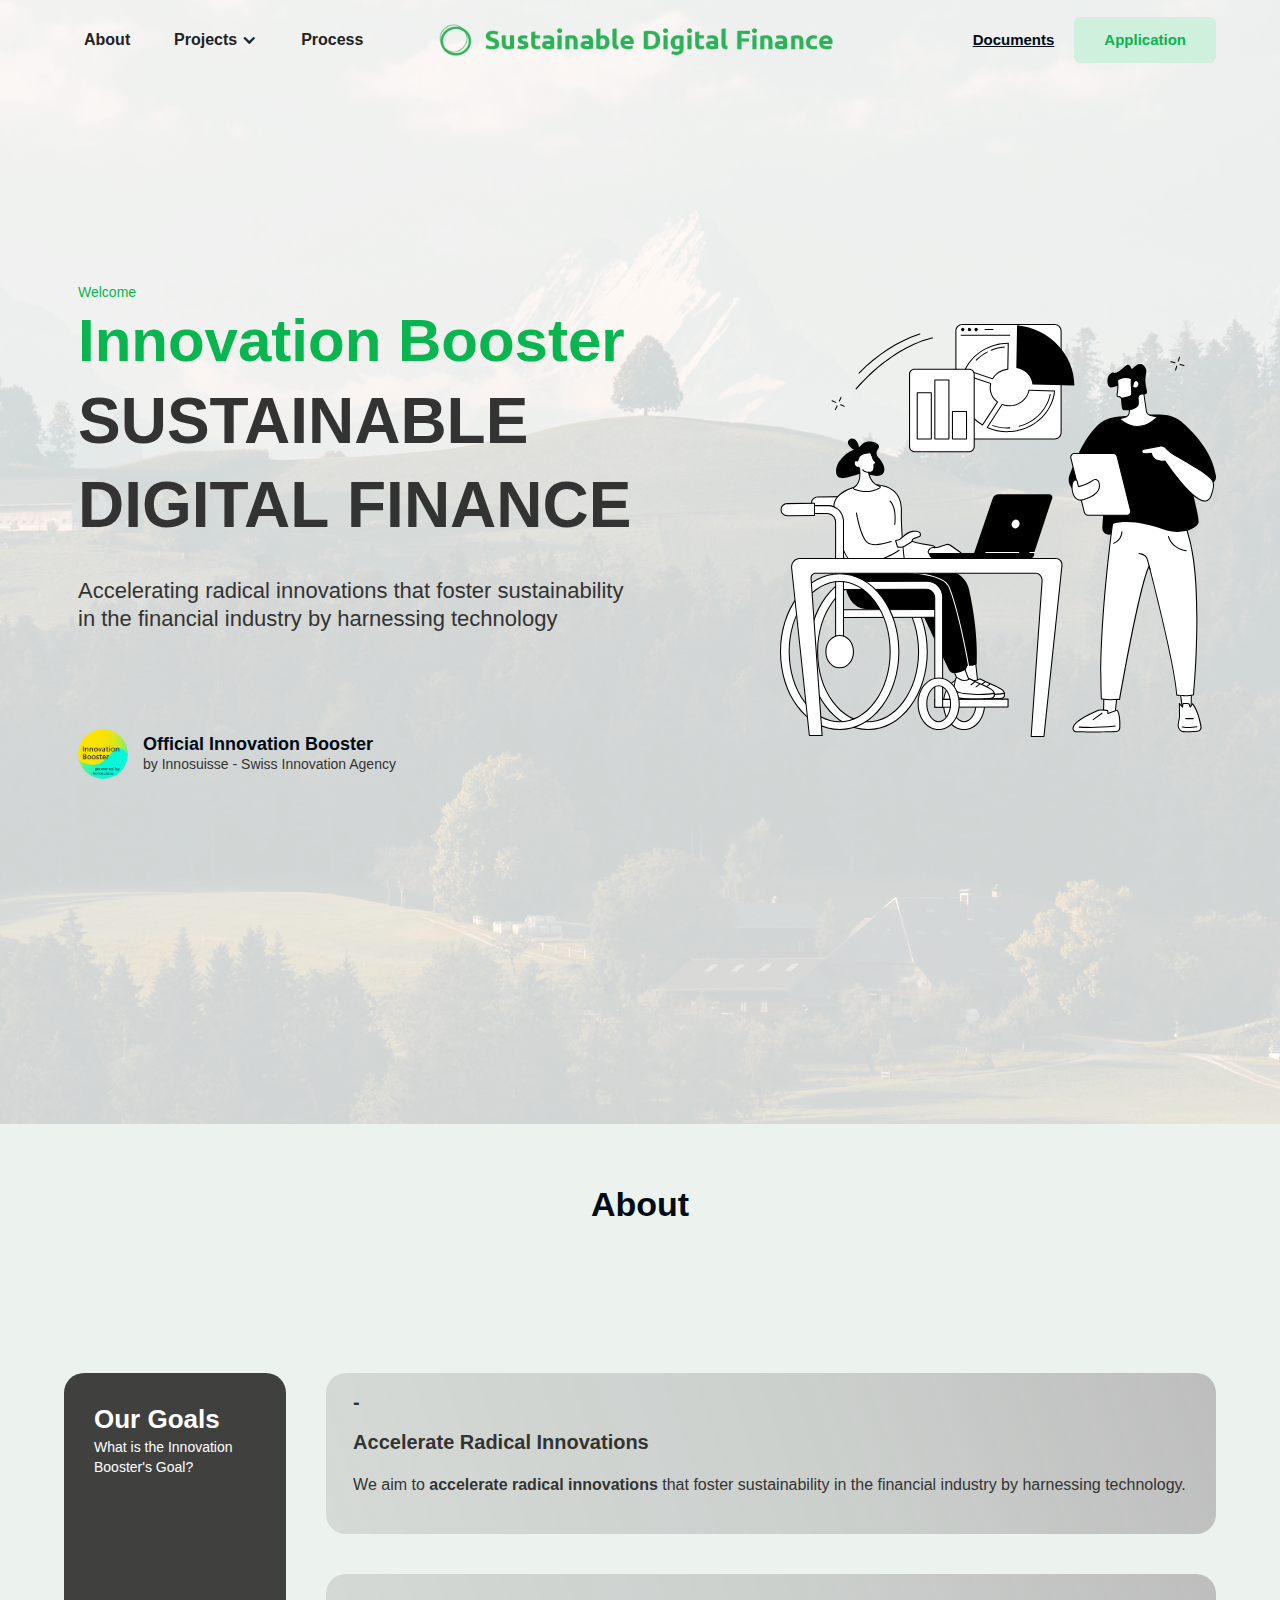
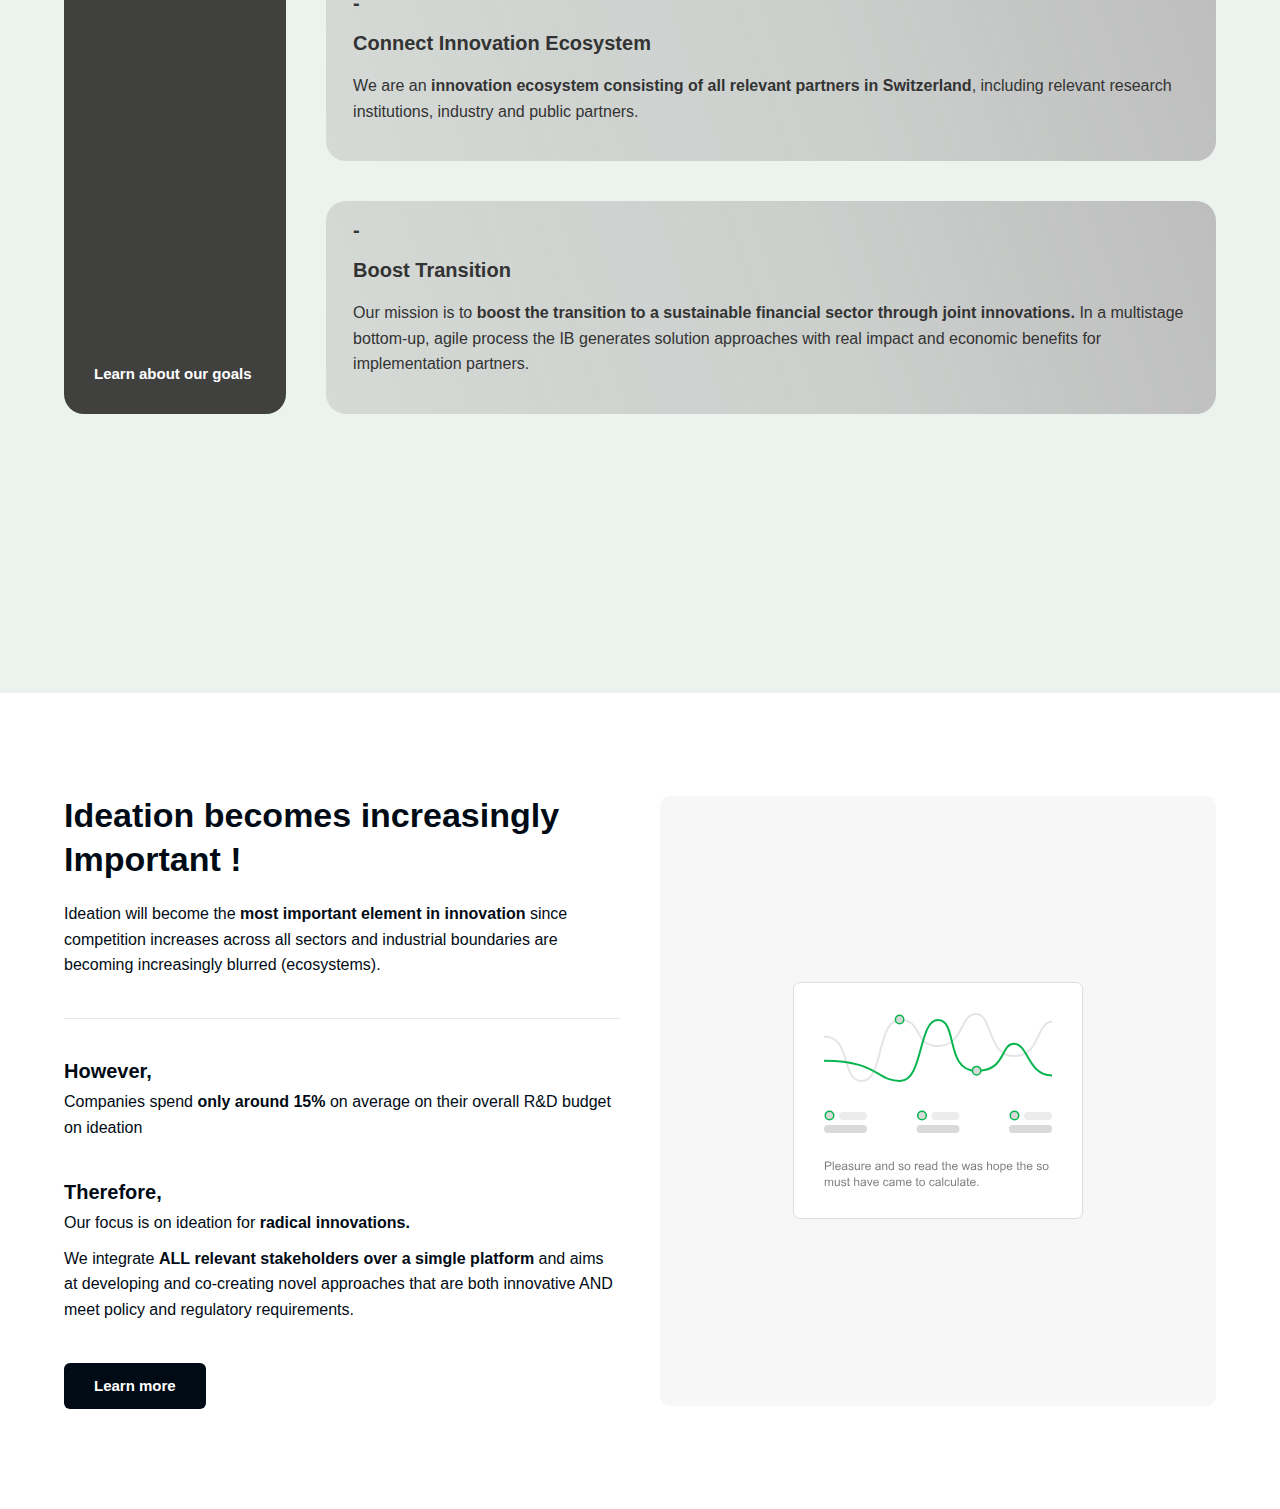
<file: index.html>
<!DOCTYPE html><!--  This site was created in Webflow. https://www.webflow.com  -->
<!--  Last Published: Sun Oct 29 2023 22:50:20 GMT+0000 (Coordinated Universal Time)  -->
<html data-wf-page="653637ee329742981f7199ef" data-wf-site="65312e8732ec4775d1c3bbcb">
<head>
  <meta charset="utf-8">
  <title>IBSDF</title>
  <meta content="width=device-width, initial-scale=1" name="viewport">
  <meta content="Webflow" name="generator">
  <link href="css/normalize.css" rel="stylesheet" type="text/css">
  <link href="css/webflow.css" rel="stylesheet" type="text/css">
  <link href="css/ibsdf.webflow.css" rel="stylesheet" type="text/css">
  <script type="text/javascript">!function(o,c){var n=c.documentElement,t=" w-mod-";n.className+=t+"js",("ontouchstart"in o||o.DocumentTouch&&c instanceof DocumentTouch)&&(n.className+=t+"touch")}(window,document);</script>
  <link href="images/favicon.ico" rel="shortcut icon" type="image/x-icon">
  <link href="images/webclip.png" rel="apple-touch-icon">
</head>
<body class="body">
  <div data-w-id="c4cc5509-1f24-cd00-0be9-dd7d3ba3d739" class="preloader"><img src="images/NTN_innovation_booster_Stempel_rgb.png" loading="lazy" width="330" data-w-id="c280ddb6-eb3a-6fb8-3c00-5eb63e37d748" alt="" srcset="images/NTN_innovation_booster_Stempel_rgb-p-500.png 500w, images/NTN_innovation_booster_Stempel_rgb-p-800.png 800w, images/NTN_innovation_booster_Stempel_rgb-p-1080.png 1080w, images/NTN_innovation_booster_Stempel_rgb-p-1600.png 1600w, images/NTN_innovation_booster_Stempel_rgb-p-2000.png 2000w, images/NTN_innovation_booster_Stempel_rgb-p-2600.png 2600w, images/NTN_innovation_booster_Stempel_rgb.png 3000w" sizes="100vw" class="image">
    <div class="w-layout-vflex">
      <div data-w-id="e90ec3ff-27d2-f61e-545b-9bd48c5e0088" class="text-block-3">Innovation Booster</div>
      <div data-w-id="bdea95e0-e708-1ffd-9262-41400c281f83" class="text-block-4">SUSTAINABLE<br>DIGITAL FINANCE</div>
    </div>
  </div>
  <div class="wbs-section">
    <div data-animation="default" data-collapse="medium" data-duration="400" data-easing="ease" data-easing2="ease" role="banner" class="wbs-navbar-logo-center w-nav">
      <div class="wbs-container">
        <div class="wbs-nav-logo-center-wrap">
          <nav role="navigation" class="wbs-nav-center-menu w-nav-menu">
            <a href="#About" class="wbs-nav-link w-nav-link">About</a>
            <div data-hover="true" data-delay="0" data-w-id="fa3b4247-64de-6161-b0fc-250152562573" class="w-dropdown">
              <div class="wbs-nav-link w-dropdown-toggle">
                <div class="w-icon-dropdown-toggle"></div>
                <div>Projects</div>
              </div>
              <nav class="wbs-dropdown-list w-dropdown-list">
                <div class="wbs-dropdown-grid-3-col">
                  <div id="w-node-fa3b4247-64de-6161-b0fc-25015256257a-1f7199ef" class="wbs-dropdown-item">
                    <a href="#" class="wbs-dropdown-link w-dropdown-link">Dropdown Item 1</a>
                    <a href="#" class="wbs-dropdown-link w-dropdown-link">Dropdown Item 1</a>
                    <a href="#" class="wbs-dropdown-link w-dropdown-link">Dropdown Item 1</a>
                    <a href="#" class="wbs-dropdown-link w-dropdown-link">Dropdown Item 1</a>
                    <a href="#" class="wbs-dropdown-link w-dropdown-link">Dropdown Item 1</a>
                  </div>
                  <div id="w-node-fa3b4247-64de-6161-b0fc-250152562585-1f7199ef" class="wbs-dropdown-item">
                    <a href="#" class="wbs-dropdown-link w-dropdown-link">Dropdown Item 1</a>
                    <a href="#" class="wbs-dropdown-link w-dropdown-link">Dropdown Item 1</a>
                    <a href="#" class="wbs-dropdown-link w-dropdown-link">Dropdown Item 1</a>
                    <a href="#" class="wbs-dropdown-link w-dropdown-link">Dropdown Item 1</a>
                    <a href="#" class="wbs-dropdown-link w-dropdown-link">Dropdown Item 1</a>
                  </div>
                  <div id="w-node-fa3b4247-64de-6161-b0fc-250152562590-1f7199ef" class="wbs-dropdown-item">
                    <a href="#" class="wbs-dropdown-link w-dropdown-link">Dropdown Item 1</a>
                    <a href="#" class="wbs-dropdown-link w-dropdown-link">Dropdown Item 1</a>
                    <a href="#" class="wbs-dropdown-link w-dropdown-link">Dropdown Item 1</a>
                    <a href="#" class="wbs-dropdown-link w-dropdown-link">Dropdown Item 1</a>
                    <a href="#" class="wbs-dropdown-link w-dropdown-link">Dropdown Item 1</a>
                  </div>
                </div>
              </nav>
            </div>
            <a href="process.html" class="wbs-nav-link w-nav-link">Process</a>
            <link rel="prerender" href="/process">
          </nav>
          <a href="#" id="w-node-fa3b4247-64de-6161-b0fc-25015256259d-1f7199ef" class="w-nav-brand"><img src="images/Artboard-1.png" loading="lazy" alt="" class="image-4"></a>
          <div id="w-node-fa3b4247-64de-6161-b0fc-25015256259f-1f7199ef" class="wbs-nav-center-right">
            <a href="#" class="wbs-button-link">Documents</a>
            <a href="#" class="wbs-button-primary-2 w-button">Application</a>
          </div>
          <div class="wbs-menu-button w-nav-button">
            <div class="w-icon-nav-menu"></div>
          </div>
        </div>
      </div>
    </div>
  </div>
  <div class="wbs-section">
    <div class="wbs-container">
      <div class="wbs-hero-component">
        <div class="wbs-hero-5">
          <div class="wbs-hero-5-content">
            <div>
              <div class="wbs-hero-2-tagline">Welcome</div>
              <h1 class="wbs-heading-h1">Innovation Booster</h1>
            </div>
            <div class="text-block-2">SUSTAINABLE<br>DIGITAL FINANCE</div>
            <div class="wbs-spacing-30"></div>
            <div class="wbs-hero-5-blockquote">
              <p class="wbs-hero-5-blockquote-content">Accelerating radical innovations that foster sustainability in the financial industry by harnessing technology</p>
              <div class="wbs-hero-5-avatar"><img src="images/NTN_innovation_booster_Stempel_rgb.png" loading="lazy" sizes="50px" srcset="images/NTN_innovation_booster_Stempel_rgb-p-500.png 500w, images/NTN_innovation_booster_Stempel_rgb-p-800.png 800w, images/NTN_innovation_booster_Stempel_rgb-p-1080.png 1080w, images/NTN_innovation_booster_Stempel_rgb-p-1600.png 1600w, images/NTN_innovation_booster_Stempel_rgb-p-2000.png 2000w, images/NTN_innovation_booster_Stempel_rgb-p-2600.png 2600w, images/NTN_innovation_booster_Stempel_rgb.png 3000w" alt="" class="wbs-hero-5-avatar-image">
                <div class="wbs-hero-5-author">
                  <h5 class="wbs-hero-5-author-name">Official Innovation Booster</h5>
                  <div class="text-block-5">by Innosuisse - Swiss Innovation Agency</div>
                </div>
              </div>
            </div>
          </div>
          <div id="w-node-c6d62596-7ca7-dac3-f8a6-afeb140352ca-1f7199ef" class="wbs-hero-5-image-wrap"><img src="images/hero-illustration.svg" loading="lazy" id="w-node-c6d62596-7ca7-dac3-f8a6-afeb140352cb-1f7199ef" alt="" class="wbs-hero-5-image"></div>
        </div>
      </div>
    </div>
  </div>
  <main id="About" class="wbs-section-2">
    <div class="wbs-container">
      <div class="wbs-feature-component">
        <div class="wbs-feature-title-wrap-center">
          <h2 class="wbs-heading-h4">About</h2>
        </div>
        <div class="wbs-spacing-30"></div>
        <div class="wbs-feature-split">
          <div id="w-node-f8d1a895-01e0-6c32-9d93-b7687b578443-1f7199ef" class="wbs-feature-split-left">
            <h4 class="wbs-heading-h5">Our Goals</h4>
            <p class="paragraph">What is the Innovation Booster&#x27;s Goal?</p>
            <div class="wbs-feature-split-button">
              <a href="#" class="wbs-button-link-icon w-inline-block">
                <div><strong class="bold-text">Learn about our goals</strong></div>
              </a>
            </div>
          </div>
          <div id="w-node-f8d1a895-01e0-6c32-9d93-b7687b57844e-1f7199ef" class="wbs-feature-split-right">
            <div id="w-node-f8d1a895-01e0-6c32-9d93-b7687b57844f-1f7199ef" class="wbs-feature-item-left">
              <div class="div-block">
                <h6 class="wbs-feature-title">-<br>Accelerate Radical Innovations</h6>
                <p class="paragraph-2">We aim to <strong>accelerate radical innovations</strong> that foster sustainability in the financial industry by harnessing technology. </p>
              </div>
            </div>
            <div class="div-block">
              <h6 class="wbs-feature-title">-<br>Connect Innovation Ecosystem</h6>
              <p class="paragraph-2">We are an <strong>innovation ecosystem consisting of all relevant partners in Switzerland</strong>, including relevant research institutions, industry and public partners. </p>
            </div>
            <div class="div-block">
              <h6 class="wbs-feature-title">-<br>Boost Transition</h6>
              <p class="paragraph-2">Our mission is to <strong>boost the transition to a sustainable financial sector through joint innovations.</strong> In a multistage bottom-up, agile process the IB generates solution approaches with real impact and economic benefits for implementation partners.</p>
            </div>
          </div>
        </div>
      </div>
    </div>
  </main>
  <div class="wbs-section-3">
    <div class="wbs-container">
      <div class="wbs-feature-component">
        <div class="wbs-feature-split-3">
          <div id="w-node-_96319dfc-5ac6-4ba6-02b6-da5d9e7c1171-1f7199ef">
            <div class="wbs-feature-title-wrap">
              <h2 class="wbs-heading-h4-2">Ideation becomes increasingly Important !</h2>
              <div class="wbs-spacing-20"></div>
              <p class="wbs-lead-text">Ideation will become the <strong>most important element in innovation</strong> since competition increases across all sectors and industrial boundaries are becoming increasingly blurred (ecosystems).</p>
            </div>
            <div class="wbs-spacing-30"></div>
            <div id="w-node-_96319dfc-5ac6-4ba6-02b6-da5d9e7c1179-1f7199ef" class="wbs-feature-split-3-list">
              <div id="w-node-_96319dfc-5ac6-4ba6-02b6-da5d9e7c117a-1f7199ef" class="wbs-feature-left-item">
                <div class="wbs-feature-left-info">
                  <h1 class="wbs-feature-sub-title">However,</h1>
                  <p class="wbs-lead-text">Companies spend <strong>only around 15%</strong> on average on their overall R&amp;D budget on ideation</p>
                  <div class="wbs-spacing-30"></div>
                </div>
              </div>
            </div>
            <div class="wbs-feature-left-info">
              <h1 class="wbs-feature-sub-title">Therefore,</h1>
              <p class="wbs-lead-text">Our focus is on ideation for<strong> radical innovations.</strong>‍</p>
              <p class="wbs-lead-text"><strong></strong>We integrate <strong>ALL relevant stakeholders over a simgle platform</strong> and aims at developing and co-creating novel approaches that are both innovative AND meet policy and regulatory requirements.</p>
              <div class="wbs-spacing-30"></div>
            </div>
            <a href="#" class="wbs-button-black w-button">Learn more</a>
          </div>
          <div id="w-node-_96319dfc-5ac6-4ba6-02b6-da5d9e7c1196-1f7199ef" class="wbs-feature-split-3-image"><img src="images/placeholder.svg" loading="lazy" alt="" class="wbs-feature-image"><img src="images/element-05.svg" loading="lazy" alt="" class="wbs-feature-image-decoration"></div>
        </div>
      </div>
    </div>
  </div>
  <script src="https://d3e54v103j8qbb.cloudfront.net/js/jquery-3.5.1.min.dc5e7f18c8.js?site=65312e8732ec4775d1c3bbcb" type="text/javascript" integrity="sha256-9/aliU8dGd2tb6OSsuzixeV4y/faTqgFtohetphbbj0=" crossorigin="anonymous"></script>
  <script src="js/webflow.js" type="text/javascript"></script>
</body>
</html>
</file>
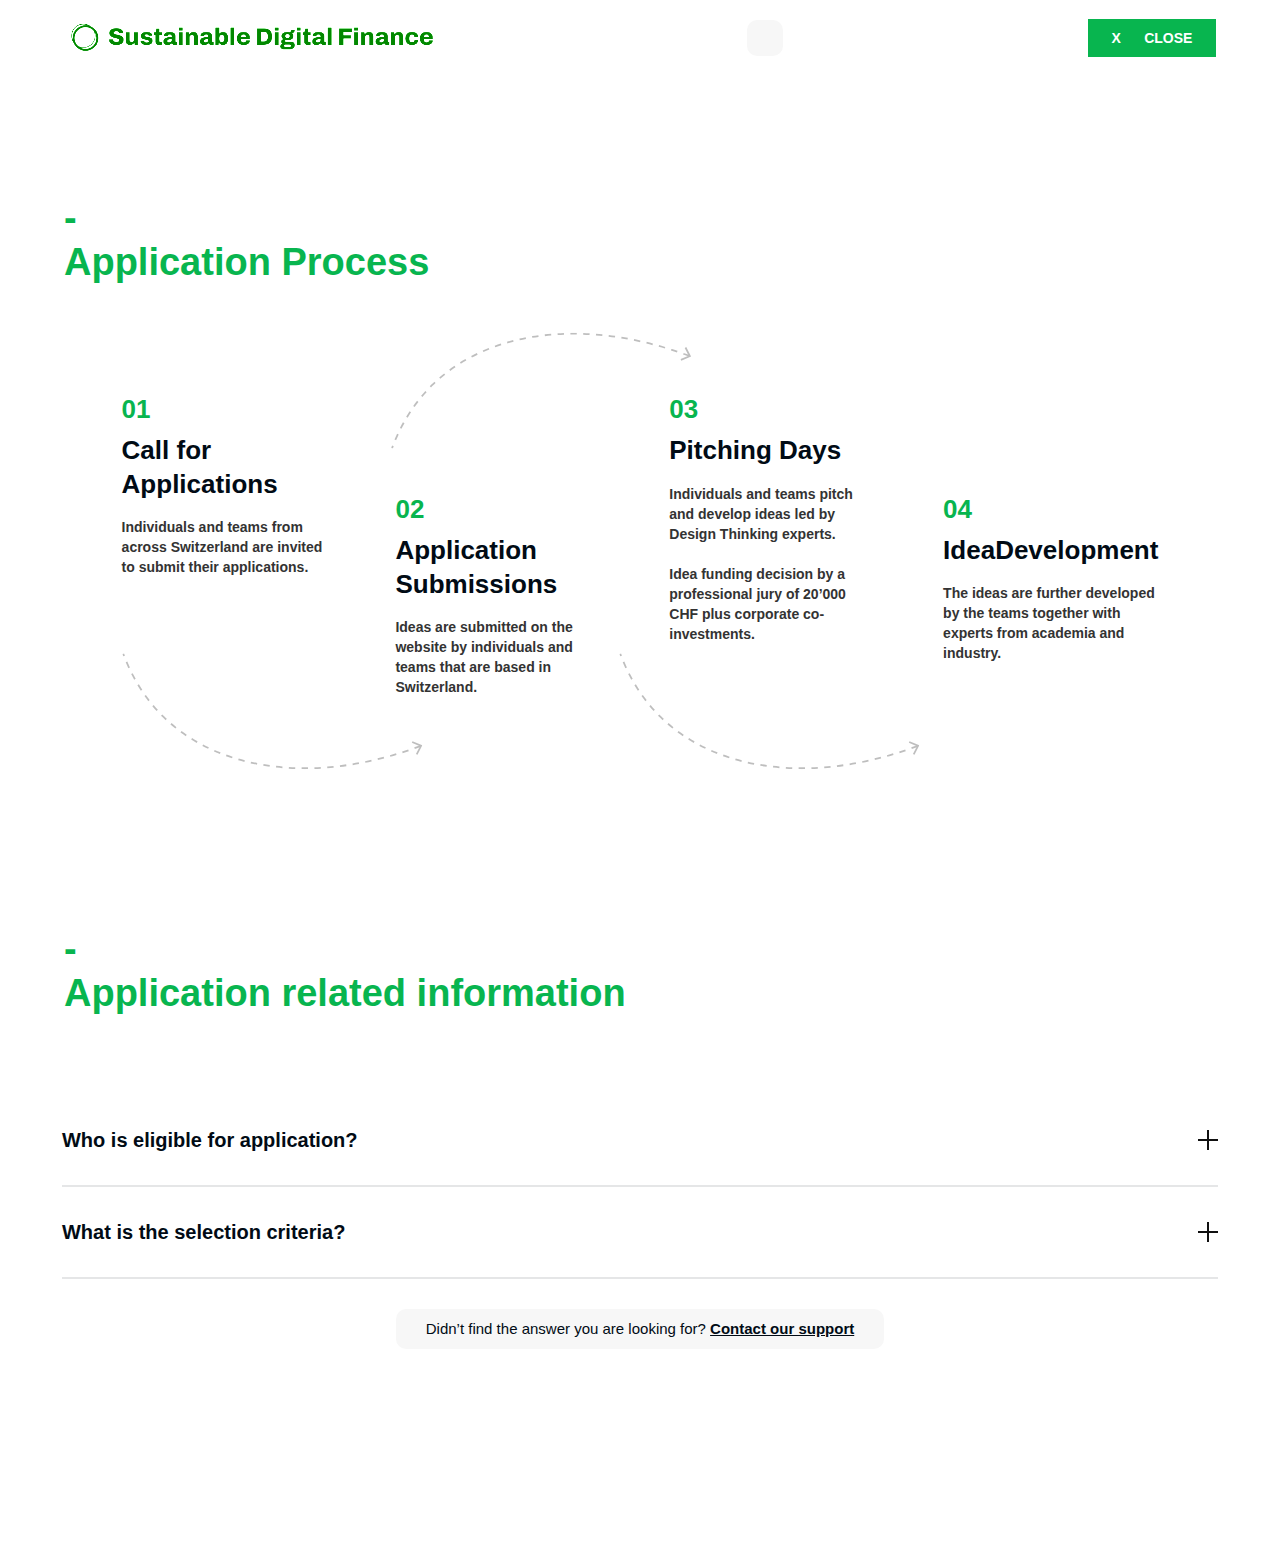
<file: process.html>
<!DOCTYPE html><!--  This site was created in Webflow. https://www.webflow.com  -->
<!--  Last Published: Sun Oct 29 2023 22:50:20 GMT+0000 (Coordinated Universal Time)  -->
<html data-wf-page="653637ee329742981f7199f0" data-wf-site="65312e8732ec4775d1c3bbcb">
<head>
  <meta charset="utf-8">
  <title>Process</title>
  <meta content="Process" property="og:title">
  <meta content="Process" property="twitter:title">
  <meta content="width=device-width, initial-scale=1" name="viewport">
  <meta content="Webflow" name="generator">
  <link href="css/normalize.css" rel="stylesheet" type="text/css">
  <link href="css/webflow.css" rel="stylesheet" type="text/css">
  <link href="css/ibsdf.webflow.css" rel="stylesheet" type="text/css">
  <script type="text/javascript">!function(o,c){var n=c.documentElement,t=" w-mod-";n.className+=t+"js",("ontouchstart"in o||o.DocumentTouch&&c instanceof DocumentTouch)&&(n.className+=t+"touch")}(window,document);</script>
  <link href="images/favicon.ico" rel="shortcut icon" type="image/x-icon">
  <link href="images/webclip.png" rel="apple-touch-icon">
</head>
<body>
  <div class="wbs-section-4">
    <div data-animation="default" data-collapse="all" data-duration="400" data-easing="ease" data-easing2="ease" role="banner" class="wbs-navbar-burger w-nav">
      <div class="wbs-container-2">
        <div class="wbs-nav-center-wrap">
          <a href="#" class="w-nav-brand"><img src="images/Screenshot-2023-10-11-at-00.40.50.png" loading="lazy" sizes="100vw" srcset="images/Screenshot-2023-10-11-at-00.40.50-p-500.png 500w, images/Screenshot-2023-10-11-at-00.40.50-p-800.png 800w, images/Screenshot-2023-10-11-at-00.40.50-p-1080.png 1080w, images/Screenshot-2023-10-11-at-00.40.50.png 1388w" alt="" class="wbs-logo-2"></a>
          <nav role="navigation" class="wbs-nav-burger-menu w-nav-menu">
            <a href="#" class="wbs-nav-link-2 w-nav-link">Nav Link</a>
            <a href="#" class="wbs-nav-link-2 w-nav-link">Nav Link</a>
            <a href="#" class="wbs-nav-link-2 w-nav-link">Nav Link</a>
            <div data-hover="false" data-delay="0" data-w-id="704af202-881d-682e-b961-df1b17b7ef74" class="w-dropdown">
              <div class="wbs-nav-link-2 w-dropdown-toggle">
                <div class="w-icon-dropdown-toggle"></div>
                <div>Dropdown</div>
              </div>
              <nav class="wbs-dropdown-list-2 w-dropdown-list">
                <div class="wbs-dropdown-grid">
                  <div id="w-node-_704af202-881d-682e-b961-df1b17b7ef7b-1f7199f0" class="wbs-dropdown-item-2">
                    <a href="#" class="wbs-dropdown-link-2 w-dropdown-link">Dropdown Item 1</a>
                    <a href="#" class="wbs-dropdown-link-2 w-dropdown-link">Dropdown Item 1</a>
                    <a href="#" class="wbs-dropdown-link-2 w-dropdown-link">Dropdown Item 1</a>
                    <a href="#" class="wbs-dropdown-link-2 w-dropdown-link">Dropdown Item 1</a>
                    <a href="#" class="wbs-dropdown-link-2 w-dropdown-link">Dropdown Item 1</a>
                  </div>
                  <div id="w-node-_704af202-881d-682e-b961-df1b17b7ef86-1f7199f0" class="wbs-dropdown-item-2">
                    <a href="#" class="wbs-dropdown-link-2 w-dropdown-link">Dropdown Item 1</a>
                    <a href="#" class="wbs-dropdown-link-2 w-dropdown-link">Dropdown Item 1</a>
                    <a href="#" class="wbs-dropdown-link-2 w-dropdown-link">Dropdown Item 1</a>
                    <a href="#" class="wbs-dropdown-link-2 w-dropdown-link">Dropdown Item 1</a>
                    <a href="#" class="wbs-dropdown-link-2 w-dropdown-link">Dropdown Item 1</a>
                  </div>
                </div>
              </nav>
            </div>
            <a href="#" class="wbs-nav-link-2 w-nav-link">Nav Link</a>
          </nav>
          <div class="wbs-menu-button-2 w-nav-button"></div>
          <a href="index.html" class="button-2 w-button">X      CLOSE</a>
          <link rel="prerender" href="/">
        </div>
      </div>
    </div>
  </div>
  <div class="wbs-section-4">
    <div class="wbs-container-2">
      <div class="wbs-step-component">
        <h1 class="heading-2">-<br>Application Process</h1>
      </div>
    </div>
  </div>
  <div class="wbs-section-4">
    <div class="wbs-container-2"></div>
    <div class="wbs-section-4">
      <div class="wbs-container-2">
        <div class="wbs-step-component">
          <div class="wbs-step-3">
            <div class="wbs-step-3-item">
              <h3 class="wbs-step-3-simple-number">01</h3>
              <h6 class="wbs-heading-h5-2">Call for Applications</h6>
              <p class="paragraph-8"><strong>Individuals and teams from across Switzerland are invited to submit their applications.</strong></p>
            </div>
            <div class="wbs-step-3-item-top">
              <h3 class="wbs-step-3-simple-number">02</h3>
              <h6 class="wbs-heading-h5-2">Application Submissions</h6>
              <p class="paragraph-7"><strong>Ideas are submitted on the website by individuals and teams that are based in Switzerland.</strong></p>
            </div>
            <div class="wbs-step-3-item">
              <h3 class="wbs-step-3-simple-number">03</h3>
              <h6 class="wbs-heading-h5-2"><strong> Pitching Days</strong></h6>
              <p class="paragraph-6"><strong>Individuals and teams pitch and develop ideas led by Design Thinking experts.<br><br>‍</strong><strong>Idea funding decision by a professional jury of 20’000 CHF plus corporate co-investments.</strong></p>
            </div>
            <div class="wbs-step-3-item-top">
              <h3 class="wbs-step-3-simple-number">04</h3>
              <h6 class="wbs-heading-h5-2"><strong>IdeaDevelopment</strong></h6>
              <p class="paragraph-5"><strong>The ideas are further developed by the teams together with experts from academia and industry.</strong></p>
            </div><img src="images/decoration-arrow-01.svg" loading="lazy" id="w-node-_05e4d2cb-1579-ddbe-b141-2e69d95b3e40-1f7199f0" alt="" class="wbs-step-3-arrow-image-bottom"><img src="images/decoration-arrow-02.svg" loading="lazy" id="w-node-_05e4d2cb-1579-ddbe-b141-2e69d95b3e41-1f7199f0" alt="" class="wbs-step-3-arrow-image-top"><img src="images/decoration-arrow-01.svg" loading="lazy" id="w-node-_05e4d2cb-1579-ddbe-b141-2e69d95b3e42-1f7199f0" alt="" class="wbs-step-3-arrow-image-last">
          </div>
        </div>
      </div>
    </div>
  </div>
  <div class="wbs-section-4">
    <div class="wbs-container-2">
      <div class="wbs-step-component">
        <h1 class="heading-3">-<br>Application related information</h1>
      </div>
    </div>
  </div>
  <div class="wbs-section-4">
    <div class="wbs-container-2">
      <div class="wbs-section-4">
        <div class="wbs-container-2">
          <div class="wbs-according-component">
            <div class="wbs-accordion-3">
              <div data-w-id="f18aa515-f866-7873-414b-ae6c87d4b733" class="wbs-accordion-3-item">
                <div class="wbs-accordion-3-heading">
                  <h3 class="wbs-accordion-3-title">Who is eligible for application?</h3>
                  <div class="wbs-accordion-3-icon-wrap">
                    <div class="wbs-accordion-3-icon-plus"></div>
                    <div style="-webkit-transform:translate3d(0, 0, 0) scale3d(1, 1, 1) rotateX(0) rotateY(0) rotateZ(90deg) skew(0, 0);-moz-transform:translate3d(0, 0, 0) scale3d(1, 1, 1) rotateX(0) rotateY(0) rotateZ(90deg) skew(0, 0);-ms-transform:translate3d(0, 0, 0) scale3d(1, 1, 1) rotateX(0) rotateY(0) rotateZ(90deg) skew(0, 0);transform:translate3d(0, 0, 0) scale3d(1, 1, 1) rotateX(0) rotateY(0) rotateZ(90deg) skew(0, 0)" class="wbs-accordion-3-icon-minus"></div>
                  </div>
                </div>
                <div style="height:0px" class="wbs-accordion-3-content">
                  <p class="wbs-accordion-3-description">Applicants are individuals or teams from Switzerland with...</p>
                  <p>• an idea to develop a new product, service, process or business model.</p>
                  <p>• an idea that aims to make a positive impact on sustainability in the financial sector or has a strong relationship to banking, finance or insurance.</p>
                  <p>• the willingness to co-create ideas in a team.</p>
                  <p>• the intention of implementing the solution in Switzerland and beyond after the Innovation Booster program.</p>
                </div>
              </div>
              <div data-w-id="f18aa515-f866-7873-414b-ae6c87d4b73f" class="wbs-accordion-3-item">
                <div class="wbs-accordion-3-heading">
                  <h3 class="wbs-accordion-3-title">What is the selection criteria?</h3>
                  <div class="wbs-accordion-3-icon-wrap">
                    <div class="wbs-accordion-3-icon-plus"></div>
                    <div style="-webkit-transform:translate3d(0, 0, 0) scale3d(1, 1, 1) rotateX(0) rotateY(0) rotateZ(90deg) skew(0, 0);-moz-transform:translate3d(0, 0, 0) scale3d(1, 1, 1) rotateX(0) rotateY(0) rotateZ(90deg) skew(0, 0);-ms-transform:translate3d(0, 0, 0) scale3d(1, 1, 1) rotateX(0) rotateY(0) rotateZ(90deg) skew(0, 0);transform:translate3d(0, 0, 0) scale3d(1, 1, 1) rotateX(0) rotateY(0) rotateZ(90deg) skew(0, 0)" class="wbs-accordion-3-icon-minus"></div>
                  </div>
                </div>
                <div style="height:0px" class="wbs-accordion-3-content">
                  <div class="w-layout-grid grid">
                    <div id="w-node-c30db127-635b-fa31-ac72-71a620c19b8a-1f7199f0">
                      <div><strong>Criterion</strong></div>
                    </div>
                    <div id="w-node-db78bb64-a702-44ed-6534-159a94ec9c1c-1f7199f0"><strong>Question</strong></div>
                    <div id="w-node-f9f550ef-c1a6-5e6a-34aa-fc3c8be8aea5-1f7199f0" class="text-block-7"><strong>Weighting</strong></div>
                    <div id="w-node-_5b6b9b64-733f-e4e7-f27c-dceaa5c63310-1f7199f0" class="text-block-6"><strong>Score</strong></div>
                    <div id="w-node-ac3791ef-c0cd-5df1-dedb-463500b05f47-1f7199f0"><strong>Innovation degree<br>‍</strong>(0=not new; 1=new; 2=breaking)</div>
                    <div id="w-node-_98360853-1d4a-ecd5-0818-d4d47895ddb0-1f7199f0">Is the idea novel and innovative? How is it different from prior ones? </div>
                    <div id="w-node-_86287ef6-650f-da16-1b17-5dbf004a29ad-1f7199f0" class="text-block-8">2</div>
                    <div id="w-node-_92cb6ce2-d75e-5ae2-6d95-3ef10ab88742-1f7199f0" class="text-block-9">0.4</div>
                    <div id="w-node-b177cd6e-d9e7-e3c9-07d6-94f035c79b60-1f7199f0"><strong>Value contribution<br>‍</strong>(0=small; 1=average; 2=high)</div>
                    <div id="w-node-_79af1693-dc03-ead9-72af-025aa82dd654-1f7199f0">Is the market potential and the the probability of success promising? How likely can the idea be transferred into a novel product?</div>
                    <div id="w-node-a3f1d54f-50a8-f649-60af-93c4a1b8d0f1-1f7199f0" class="text-block-11">2</div>
                    <div id="w-node-a66fb4ed-e6c3-505f-2d14-6c49bf48cf18-1f7199f0" class="text-block-10">0.4</div>
                    <div id="w-node-_34a91d7e-0efc-1841-5640-ece2fad541a7-1f7199f0"><strong>Project setup<br>‍</strong>(0=poor; 1=good; 2=excellent)</div>
                    <div id="w-node-_07d31946-553b-6ab8-3e5b-67d1b82e4517-1f7199f0">How is the team setup? Are diversity and inclusiveness addressed?</div>
                    <div id="w-node-_69b54d89-3762-fce6-a40e-423fb0727516-1f7199f0" class="text-block-11">2</div>
                    <div id="w-node-_224278e0-144a-f6bd-8200-c3b98829fb08-1f7199f0" class="text-block-10">0.4</div>
                    <div id="w-node-_792d2eb7-09c0-b9dc-5798-2cc3ea83c165-1f7199f0"><strong>Sustainability impact<br></strong>(0=small; 1=medium; 2=high)</div>
                    <div id="w-node-_4ddf0396-af59-8adb-8211-46ec3cddd7e0-1f7199f0">What is the ideas impact to improve sustainability?</div>
                    <div id="w-node-_8ed6ef87-3764-414a-89cf-40706dce7a5a-1f7199f0" class="text-block-11">2</div>
                    <div id="w-node-_8f989fa3-6cce-d28a-9321-e9c40d41002f-1f7199f0" class="text-block-10">0.4</div>
                    <div id="w-node-_4468cc3f-4ce4-6c1c-ce3e-1c74158919f6-1f7199f0"><strong>Pitch performance<br></strong>(0=poor; 1=good; 2=excellent)</div>
                    <div id="w-node-_04e90722-1b5e-4d8b-8059-ceac987204f8-1f7199f0">How was the team’s pitch performance?</div>
                    <div id="w-node-_720ddb04-6647-ade0-bd7a-3cf66f2b6330-1f7199f0" class="text-block-11">1</div>
                    <div id="w-node-_394a042d-fa61-bf4b-e9cb-1d7254c606d0-1f7199f0" class="text-block-10">0.2</div>
                  </div>
                </div>
              </div>
              <div class="wbs-accordion-3-tagline">
                <div>Didn’t find the answer you are looking for? <a href="#" class="wbs-button-link-2">Contact our support</a>
                </div>
              </div>
            </div>
          </div>
        </div>
      </div>
    </div>
  </div>
  <script src="https://d3e54v103j8qbb.cloudfront.net/js/jquery-3.5.1.min.dc5e7f18c8.js?site=65312e8732ec4775d1c3bbcb" type="text/javascript" integrity="sha256-9/aliU8dGd2tb6OSsuzixeV4y/faTqgFtohetphbbj0=" crossorigin="anonymous"></script>
  <script src="js/webflow.js" type="text/javascript"></script>
</body>
</html>
</file>
<file: css/webflow.css>
@font-face {
  font-family: 'webflow-icons';
  src: url("[data-uri]") format('truetype');
  font-weight: normal;
  font-style: normal;
}
[class^="w-icon-"],
[class*=" w-icon-"] {
  /* use !important to prevent issues with browser extensions that change fonts */
  font-family: 'webflow-icons' !important;
  speak: none;
  font-style: normal;
  font-weight: normal;
  font-variant: normal;
  text-transform: none;
  line-height: 1;
  /* Better Font Rendering =========== */
  -webkit-font-smoothing: antialiased;
  -moz-osx-font-smoothing: grayscale;
}
.w-icon-slider-right:before {
  content: "\e600";
}
.w-icon-slider-left:before {
  content: "\e601";
}
.w-icon-nav-menu:before {
  content: "\e602";
}
.w-icon-arrow-down:before,
.w-icon-dropdown-toggle:before {
  content: "\e603";
}
.w-icon-file-upload-remove:before {
  content: "\e900";
}
.w-icon-file-upload-icon:before {
  content: "\e903";
}
* {
  -webkit-box-sizing: border-box;
  -moz-box-sizing: border-box;
  box-sizing: border-box;
}
html {
  height: 100%;
}
body {
  margin: 0;
  min-height: 100%;
  background-color: #fff;
  font-family: Arial, sans-serif;
  font-size: 14px;
  line-height: 20px;
  color: #333;
}
img {
  max-width: 100%;
  vertical-align: middle;
  display: inline-block;
}
html.w-mod-touch * {
  background-attachment: scroll !important;
}
.w-block {
  display: block;
}
.w-inline-block {
  max-width: 100%;
  display: inline-block;
}
.w-clearfix:before,
.w-clearfix:after {
  content: " ";
  display: table;
  grid-column-start: 1;
  grid-row-start: 1;
  grid-column-end: 2;
  grid-row-end: 2;
}
.w-clearfix:after {
  clear: both;
}
.w-hidden {
  display: none;
}
.w-button {
  display: inline-block;
  padding: 9px 15px;
  background-color: #3898EC;
  color: white;
  border: 0;
  line-height: inherit;
  text-decoration: none;
  cursor: pointer;
  border-radius: 0;
}
input.w-button {
  -webkit-appearance: button;
}
html[data-w-dynpage] [data-w-cloak] {
  color: transparent !important;
}
.w-webflow-badge,
.w-webflow-badge * {
  position: static;
  left: auto;
  top: auto;
  right: auto;
  bottom: auto;
  z-index: auto;
  display: block;
  visibility: visible;
  overflow: visible;
  overflow-x: visible;
  overflow-y: visible;
  box-sizing: border-box;
  width: auto;
  height: auto;
  max-height: none;
  max-width: none;
  min-height: 0;
  min-width: 0;
  margin: 0;
  padding: 0;
  float: none;
  clear: none;
  border: 0 none transparent;
  border-radius: 0;
  background: none;
  background-image: none;
  background-position: 0% 0%;
  background-size: auto auto;
  background-repeat: repeat;
  background-origin: padding-box;
  background-clip: border-box;
  background-attachment: scroll;
  background-color: transparent;
  box-shadow: none;
  opacity: 1;
  transform: none;
  transition: none;
  direction: ltr;
  font-family: inherit;
  font-weight: inherit;
  color: inherit;
  font-size: inherit;
  line-height: inherit;
  font-style: inherit;
  font-variant: inherit;
  text-align: inherit;
  letter-spacing: inherit;
  text-decoration: inherit;
  text-indent: 0;
  text-transform: inherit;
  list-style-type: disc;
  text-shadow: none;
  font-smoothing: auto;
  vertical-align: baseline;
  cursor: inherit;
  white-space: inherit;
  word-break: normal;
  word-spacing: normal;
  word-wrap: normal;
}
.w-webflow-badge {
  position: fixed !important;
  display: inline-block !important;
  visibility: visible !important;
  z-index: 2147483647 !important;
  top: auto !important;
  right: 12px !important;
  bottom: 12px !important;
  left: auto !important;
  color: #aaadb0 !important;
  background-color: #fff !important;
  border-radius: 3px !important;
  padding: 6px !important;
  font-size: 12px !important;
  opacity: 1 !important;
  line-height: 14px !important;
  text-decoration: none !important;
  transform: none !important;
  margin: 0 !important;
  width: auto !important;
  height: auto !important;
  overflow: visible !important;
  white-space: nowrap;
  box-shadow: 0 0 0 1px rgba(0, 0, 0, 0.1), 0px 1px 3px rgba(0, 0, 0, 0.1);
  cursor: pointer;
}
.w-webflow-badge > img {
  display: inline-block !important;
  visibility: visible !important;
  opacity: 1 !important;
  vertical-align: middle !important;
}
h1,
h2,
h3,
h4,
h5,
h6 {
  font-weight: bold;
  margin-bottom: 10px;
}
h1 {
  font-size: 38px;
  line-height: 44px;
  margin-top: 20px;
}
h2 {
  font-size: 32px;
  line-height: 36px;
  margin-top: 20px;
}
h3 {
  font-size: 24px;
  line-height: 30px;
  margin-top: 20px;
}
h4 {
  font-size: 18px;
  line-height: 24px;
  margin-top: 10px;
}
h5 {
  font-size: 14px;
  line-height: 20px;
  margin-top: 10px;
}
h6 {
  font-size: 12px;
  line-height: 18px;
  margin-top: 10px;
}
p {
  margin-top: 0;
  margin-bottom: 10px;
}
blockquote {
  margin: 0 0 10px 0;
  padding: 10px 20px;
  border-left: 5px solid #E2E2E2;
  font-size: 18px;
  line-height: 22px;
}
figure {
  margin: 0;
  margin-bottom: 10px;
}
figcaption {
  margin-top: 5px;
  text-align: center;
}
ul,
ol {
  margin-top: 0px;
  margin-bottom: 10px;
  padding-left: 40px;
}
.w-list-unstyled {
  padding-left: 0;
  list-style: none;
}
.w-embed:before,
.w-embed:after {
  content: " ";
  display: table;
  grid-column-start: 1;
  grid-row-start: 1;
  grid-column-end: 2;
  grid-row-end: 2;
}
.w-embed:after {
  clear: both;
}
.w-video {
  width: 100%;
  position: relative;
  padding: 0;
}
.w-video iframe,
.w-video object,
.w-video embed {
  position: absolute;
  top: 0;
  left: 0;
  width: 100%;
  height: 100%;
  border: none;
}
fieldset {
  padding: 0;
  margin: 0;
  border: 0;
}
button,
[type='button'],
[type='reset'] {
  border: 0;
  cursor: pointer;
  -webkit-appearance: button;
}
.w-form {
  margin: 0 0 15px;
}
.w-form-done {
  display: none;
  padding: 20px;
  text-align: center;
  background-color: #dddddd;
}
.w-form-fail {
  display: none;
  margin-top: 10px;
  padding: 10px;
  background-color: #ffdede;
}
label {
  display: block;
  margin-bottom: 5px;
  font-weight: bold;
}
.w-input,
.w-select {
  display: block;
  width: 100%;
  height: 38px;
  padding: 8px 12px;
  margin-bottom: 10px;
  font-size: 14px;
  line-height: 1.42857143;
  color: #333333;
  vertical-align: middle;
  background-color: #ffffff;
  border: 1px solid #cccccc;
}
.w-input:-moz-placeholder,
.w-select:-moz-placeholder {
  color: #999;
}
.w-input::-moz-placeholder,
.w-select::-moz-placeholder {
  color: #999;
  opacity: 1;
}
.w-input::-webkit-input-placeholder,
.w-select::-webkit-input-placeholder {
  color: #999;
}
.w-input:focus,
.w-select:focus {
  border-color: #3898EC;
  outline: 0;
}
.w-input[disabled],
.w-select[disabled],
.w-input[readonly],
.w-select[readonly],
fieldset[disabled] .w-input,
fieldset[disabled] .w-select {
  cursor: not-allowed;
}
.w-input[disabled]:not(.w-input-disabled),
.w-select[disabled]:not(.w-input-disabled),
.w-input[readonly],
.w-select[readonly],
fieldset[disabled]:not(.w-input-disabled) .w-input,
fieldset[disabled]:not(.w-input-disabled) .w-select {
  background-color: #eeeeee;
}
textarea.w-input,
textarea.w-select {
  height: auto;
}
.w-select {
  background-color: #f3f3f3;
}
.w-select[multiple] {
  height: auto;
}
.w-form-label {
  display: inline-block;
  cursor: pointer;
  font-weight: normal;
  margin-bottom: 0px;
}
.w-radio {
  display: block;
  margin-bottom: 5px;
  padding-left: 20px;
}
.w-radio:before,
.w-radio:after {
  content: " ";
  display: table;
  grid-column-start: 1;
  grid-row-start: 1;
  grid-column-end: 2;
  grid-row-end: 2;
}
.w-radio:after {
  clear: both;
}
.w-radio-input {
  margin: 4px 0 0;
  line-height: normal;
  float: left;
  margin-left: -20px;
}
.w-radio-input {
  margin-top: 3px;
}
.w-file-upload {
  display: block;
  margin-bottom: 10px;
}
.w-file-upload-input {
  width: 0.1px;
  height: 0.1px;
  opacity: 0;
  overflow: hidden;
  position: absolute;
  z-index: -100;
}
.w-file-upload-default,
.w-file-upload-uploading,
.w-file-upload-success {
  display: inline-block;
  color: #333333;
}
.w-file-upload-error {
  display: block;
  margin-top: 10px;
}
.w-file-upload-default.w-hidden,
.w-file-upload-uploading.w-hidden,
.w-file-upload-error.w-hidden,
.w-file-upload-success.w-hidden {
  display: none;
}
.w-file-upload-uploading-btn {
  display: flex;
  font-size: 14px;
  font-weight: normal;
  cursor: pointer;
  margin: 0;
  padding: 8px 12px;
  border: 1px solid #cccccc;
  background-color: #fafafa;
}
.w-file-upload-file {
  display: flex;
  flex-grow: 1;
  justify-content: space-between;
  margin: 0;
  padding: 8px 9px 8px 11px;
  border: 1px solid #cccccc;
  background-color: #fafafa;
}
.w-file-upload-file-name {
  font-size: 14px;
  font-weight: normal;
  display: block;
}
.w-file-remove-link {
  margin-top: 3px;
  margin-left: 10px;
  width: auto;
  height: auto;
  padding: 3px;
  display: block;
  cursor: pointer;
}
.w-icon-file-upload-remove {
  margin: auto;
  font-size: 10px;
}
.w-file-upload-error-msg {
  display: inline-block;
  color: #ea384c;
  padding: 2px 0;
}
.w-file-upload-info {
  display: inline-block;
  line-height: 38px;
  padding: 0 12px;
}
.w-file-upload-label {
  display: inline-block;
  font-size: 14px;
  font-weight: normal;
  cursor: pointer;
  margin: 0;
  padding: 8px 12px;
  border: 1px solid #cccccc;
  background-color: #fafafa;
}
.w-icon-file-upload-icon,
.w-icon-file-upload-uploading {
  display: inline-block;
  margin-right: 8px;
  width: 20px;
}
.w-icon-file-upload-uploading {
  height: 20px;
}
.w-container {
  margin-left: auto;
  margin-right: auto;
  max-width: 940px;
}
.w-container:before,
.w-container:after {
  content: " ";
  display: table;
  grid-column-start: 1;
  grid-row-start: 1;
  grid-column-end: 2;
  grid-row-end: 2;
}
.w-container:after {
  clear: both;
}
.w-container .w-row {
  margin-left: -10px;
  margin-right: -10px;
}
.w-row:before,
.w-row:after {
  content: " ";
  display: table;
  grid-column-start: 1;
  grid-row-start: 1;
  grid-column-end: 2;
  grid-row-end: 2;
}
.w-row:after {
  clear: both;
}
.w-row .w-row {
  margin-left: 0;
  margin-right: 0;
}
.w-col {
  position: relative;
  float: left;
  width: 100%;
  min-height: 1px;
  padding-left: 10px;
  padding-right: 10px;
}
.w-col .w-col {
  padding-left: 0;
  padding-right: 0;
}
.w-col-1 {
  width: 8.33333333%;
}
.w-col-2 {
  width: 16.66666667%;
}
.w-col-3 {
  width: 25%;
}
.w-col-4 {
  width: 33.33333333%;
}
.w-col-5 {
  width: 41.66666667%;
}
.w-col-6 {
  width: 50%;
}
.w-col-7 {
  width: 58.33333333%;
}
.w-col-8 {
  width: 66.66666667%;
}
.w-col-9 {
  width: 75%;
}
.w-col-10 {
  width: 83.33333333%;
}
.w-col-11 {
  width: 91.66666667%;
}
.w-col-12 {
  width: 100%;
}
.w-hidden-main {
  display: none !important;
}
@media screen and (max-width: 991px) {
  .w-container {
    max-width: 728px;
  }
  .w-hidden-main {
    display: inherit !important;
  }
  .w-hidden-medium {
    display: none !important;
  }
  .w-col-medium-1 {
    width: 8.33333333%;
  }
  .w-col-medium-2 {
    width: 16.66666667%;
  }
  .w-col-medium-3 {
    width: 25%;
  }
  .w-col-medium-4 {
    width: 33.33333333%;
  }
  .w-col-medium-5 {
    width: 41.66666667%;
  }
  .w-col-medium-6 {
    width: 50%;
  }
  .w-col-medium-7 {
    width: 58.33333333%;
  }
  .w-col-medium-8 {
    width: 66.66666667%;
  }
  .w-col-medium-9 {
    width: 75%;
  }
  .w-col-medium-10 {
    width: 83.33333333%;
  }
  .w-col-medium-11 {
    width: 91.66666667%;
  }
  .w-col-medium-12 {
    width: 100%;
  }
  .w-col-stack {
    width: 100%;
    left: auto;
    right: auto;
  }
}
@media screen and (max-width: 767px) {
  .w-hidden-main {
    display: inherit !important;
  }
  .w-hidden-medium {
    display: inherit !important;
  }
  .w-hidden-small {
    display: none !important;
  }
  .w-row,
  .w-container .w-row {
    margin-left: 0;
    margin-right: 0;
  }
  .w-col {
    width: 100%;
    left: auto;
    right: auto;
  }
  .w-col-small-1 {
    width: 8.33333333%;
  }
  .w-col-small-2 {
    width: 16.66666667%;
  }
  .w-col-small-3 {
    width: 25%;
  }
  .w-col-small-4 {
    width: 33.33333333%;
  }
  .w-col-small-5 {
    width: 41.66666667%;
  }
  .w-col-small-6 {
    width: 50%;
  }
  .w-col-small-7 {
    width: 58.33333333%;
  }
  .w-col-small-8 {
    width: 66.66666667%;
  }
  .w-col-small-9 {
    width: 75%;
  }
  .w-col-small-10 {
    width: 83.33333333%;
  }
  .w-col-small-11 {
    width: 91.66666667%;
  }
  .w-col-small-12 {
    width: 100%;
  }
}
@media screen and (max-width: 479px) {
  .w-container {
    max-width: none;
  }
  .w-hidden-main {
    display: inherit !important;
  }
  .w-hidden-medium {
    display: inherit !important;
  }
  .w-hidden-small {
    display: inherit !important;
  }
  .w-hidden-tiny {
    display: none !important;
  }
  .w-col {
    width: 100%;
  }
  .w-col-tiny-1 {
    width: 8.33333333%;
  }
  .w-col-tiny-2 {
    width: 16.66666667%;
  }
  .w-col-tiny-3 {
    width: 25%;
  }
  .w-col-tiny-4 {
    width: 33.33333333%;
  }
  .w-col-tiny-5 {
    width: 41.66666667%;
  }
  .w-col-tiny-6 {
    width: 50%;
  }
  .w-col-tiny-7 {
    width: 58.33333333%;
  }
  .w-col-tiny-8 {
    width: 66.66666667%;
  }
  .w-col-tiny-9 {
    width: 75%;
  }
  .w-col-tiny-10 {
    width: 83.33333333%;
  }
  .w-col-tiny-11 {
    width: 91.66666667%;
  }
  .w-col-tiny-12 {
    width: 100%;
  }
}
.w-widget {
  position: relative;
}
.w-widget-map {
  width: 100%;
  height: 400px;
}
.w-widget-map label {
  width: auto;
  display: inline;
}
.w-widget-map img {
  max-width: inherit;
}
.w-widget-map .gm-style-iw {
  text-align: center;
}
.w-widget-map .gm-style-iw > button {
  display: none !important;
}
.w-widget-twitter {
  overflow: hidden;
}
.w-widget-twitter-count-shim {
  display: inline-block;
  vertical-align: top;
  position: relative;
  width: 28px;
  height: 20px;
  text-align: center;
  background: white;
  border: #758696 solid 1px;
  border-radius: 3px;
}
.w-widget-twitter-count-shim * {
  pointer-events: none;
  -webkit-user-select: none;
  -moz-user-select: none;
  -ms-user-select: none;
  user-select: none;
}
.w-widget-twitter-count-shim .w-widget-twitter-count-inner {
  position: relative;
  font-size: 15px;
  line-height: 12px;
  text-align: center;
  color: #999;
  font-family: serif;
}
.w-widget-twitter-count-shim .w-widget-twitter-count-clear {
  position: relative;
  display: block;
}
.w-widget-twitter-count-shim.w--large {
  width: 36px;
  height: 28px;
}
.w-widget-twitter-count-shim.w--large .w-widget-twitter-count-inner {
  font-size: 18px;
  line-height: 18px;
}
.w-widget-twitter-count-shim:not(.w--vertical) {
  margin-left: 5px;
  margin-right: 8px;
}
.w-widget-twitter-count-shim:not(.w--vertical).w--large {
  margin-left: 6px;
}
.w-widget-twitter-count-shim:not(.w--vertical):before,
.w-widget-twitter-count-shim:not(.w--vertical):after {
  top: 50%;
  left: 0;
  border: solid transparent;
  content: ' ';
  height: 0;
  width: 0;
  position: absolute;
  pointer-events: none;
}
.w-widget-twitter-count-shim:not(.w--vertical):before {
  border-color: rgba(117, 134, 150, 0);
  border-right-color: #5d6c7b;
  border-width: 4px;
  margin-left: -9px;
  margin-top: -4px;
}
.w-widget-twitter-count-shim:not(.w--vertical).w--large:before {
  border-width: 5px;
  margin-left: -10px;
  margin-top: -5px;
}
.w-widget-twitter-count-shim:not(.w--vertical):after {
  border-color: rgba(255, 255, 255, 0);
  border-right-color: white;
  border-width: 4px;
  margin-left: -8px;
  margin-top: -4px;
}
.w-widget-twitter-count-shim:not(.w--vertical).w--large:after {
  border-width: 5px;
  margin-left: -9px;
  margin-top: -5px;
}
.w-widget-twitter-count-shim.w--vertical {
  width: 61px;
  height: 33px;
  margin-bottom: 8px;
}
.w-widget-twitter-count-shim.w--vertical:before,
.w-widget-twitter-count-shim.w--vertical:after {
  top: 100%;
  left: 50%;
  border: solid transparent;
  content: ' ';
  height: 0;
  width: 0;
  position: absolute;
  pointer-events: none;
}
.w-widget-twitter-count-shim.w--vertical:before {
  border-color: rgba(117, 134, 150, 0);
  border-top-color: #5d6c7b;
  border-width: 5px;
  margin-left: -5px;
}
.w-widget-twitter-count-shim.w--vertical:after {
  border-color: rgba(255, 255, 255, 0);
  border-top-color: white;
  border-width: 4px;
  margin-left: -4px;
}
.w-widget-twitter-count-shim.w--vertical .w-widget-twitter-count-inner {
  font-size: 18px;
  line-height: 22px;
}
.w-widget-twitter-count-shim.w--vertical.w--large {
  width: 76px;
}
.w-background-video {
  position: relative;
  overflow: hidden;
  height: 500px;
  color: white;
}
.w-background-video > video {
  background-size: cover;
  background-position: 50% 50%;
  position: absolute;
  margin: auto;
  width: 100%;
  height: 100%;
  right: -100%;
  bottom: -100%;
  top: -100%;
  left: -100%;
  object-fit: cover;
  z-index: -100;
}
.w-background-video > video::-webkit-media-controls-start-playback-button {
  display: none !important;
  -webkit-appearance: none;
}
.w-background-video--control {
  position: absolute;
  bottom: 1em;
  right: 1em;
  background-color: transparent;
  padding: 0;
}
.w-background-video--control > [hidden] {
  display: none !important;
}
.w-slider {
  position: relative;
  height: 300px;
  text-align: center;
  background: #dddddd;
  clear: both;
  -webkit-tap-highlight-color: rgba(0, 0, 0, 0);
  tap-highlight-color: rgba(0, 0, 0, 0);
}
.w-slider-mask {
  position: relative;
  display: block;
  overflow: hidden;
  z-index: 1;
  left: 0;
  right: 0;
  height: 100%;
  white-space: nowrap;
}
.w-slide {
  position: relative;
  display: inline-block;
  vertical-align: top;
  width: 100%;
  height: 100%;
  white-space: normal;
  text-align: left;
}
.w-slider-nav {
  position: absolute;
  z-index: 2;
  top: auto;
  right: 0;
  bottom: 0;
  left: 0;
  margin: auto;
  padding-top: 10px;
  height: 40px;
  text-align: center;
  -webkit-tap-highlight-color: rgba(0, 0, 0, 0);
  tap-highlight-color: rgba(0, 0, 0, 0);
}
.w-slider-nav.w-round > div {
  border-radius: 100%;
}
.w-slider-nav.w-num > div {
  width: auto;
  height: auto;
  padding: 0.2em 0.5em;
  font-size: inherit;
  line-height: inherit;
}
.w-slider-nav.w-shadow > div {
  box-shadow: 0 0 3px rgba(51, 51, 51, 0.4);
}
.w-slider-nav-invert {
  color: #fff;
}
.w-slider-nav-invert > div {
  background-color: rgba(34, 34, 34, 0.4);
}
.w-slider-nav-invert > div.w-active {
  background-color: #222;
}
.w-slider-dot {
  position: relative;
  display: inline-block;
  width: 1em;
  height: 1em;
  background-color: rgba(255, 255, 255, 0.4);
  cursor: pointer;
  margin: 0 3px 0.5em;
  transition: background-color 100ms, color 100ms;
}
.w-slider-dot.w-active {
  background-color: #fff;
}
.w-slider-dot:focus {
  outline: none;
  box-shadow: 0px 0px 0px 2px #fff;
}
.w-slider-dot:focus.w-active {
  box-shadow: none;
}
.w-slider-arrow-left,
.w-slider-arrow-right {
  position: absolute;
  width: 80px;
  top: 0;
  right: 0;
  bottom: 0;
  left: 0;
  margin: auto;
  cursor: pointer;
  overflow: hidden;
  color: white;
  font-size: 40px;
  -webkit-tap-highlight-color: rgba(0, 0, 0, 0);
  tap-highlight-color: rgba(0, 0, 0, 0);
  -webkit-user-select: none;
  -moz-user-select: none;
  -ms-user-select: none;
  user-select: none;
}
.w-slider-arrow-left [class^='w-icon-'],
.w-slider-arrow-right [class^='w-icon-'],
.w-slider-arrow-left [class*=' w-icon-'],
.w-slider-arrow-right [class*=' w-icon-'] {
  position: absolute;
}
.w-slider-arrow-left:focus,
.w-slider-arrow-right:focus {
  outline: 0;
}
.w-slider-arrow-left {
  z-index: 3;
  right: auto;
}
.w-slider-arrow-right {
  z-index: 4;
  left: auto;
}
.w-icon-slider-left,
.w-icon-slider-right {
  top: 0;
  right: 0;
  bottom: 0;
  left: 0;
  margin: auto;
  width: 1em;
  height: 1em;
}
.w-slider-aria-label {
  border: 0;
  clip: rect(0 0 0 0);
  height: 1px;
  margin: -1px;
  overflow: hidden;
  padding: 0;
  position: absolute;
  width: 1px;
}
.w-slider-force-show {
  display: block !important;
}
.w-dropdown {
  display: inline-block;
  position: relative;
  text-align: left;
  margin-left: auto;
  margin-right: auto;
  z-index: 900;
}
.w-dropdown-btn,
.w-dropdown-toggle,
.w-dropdown-link {
  position: relative;
  vertical-align: top;
  text-decoration: none;
  color: #222222;
  padding: 20px;
  text-align: left;
  margin-left: auto;
  margin-right: auto;
  white-space: nowrap;
}
.w-dropdown-toggle {
  -webkit-user-select: none;
  -moz-user-select: none;
  -ms-user-select: none;
  user-select: none;
  display: inline-block;
  cursor: pointer;
  padding-right: 40px;
}
.w-dropdown-toggle:focus {
  outline: 0;
}
.w-icon-dropdown-toggle {
  position: absolute;
  top: 0;
  right: 0;
  bottom: 0;
  margin: auto;
  margin-right: 20px;
  width: 1em;
  height: 1em;
}
.w-dropdown-list {
  position: absolute;
  background: #dddddd;
  display: none;
  min-width: 100%;
}
.w-dropdown-list.w--open {
  display: block;
}
.w-dropdown-link {
  padding: 10px 20px;
  display: block;
  color: #222222;
}
.w-dropdown-link.w--current {
  color: #0082f3;
}
.w-dropdown-link:focus {
  outline: 0;
}
@media screen and (max-width: 767px) {
  .w-nav-brand {
    padding-left: 10px;
  }
}
/**
 * ## Note
 * Safari (on both iOS and OS X) does not handle viewport units (vh, vw) well.
 * For example percentage units do not work on descendants of elements that
 * have any dimensions expressed in viewport units. It also doesn’t handle them at
 * all in `calc()`.
 */
/**
 * Wrapper around all lightbox elements
 *
 * 1. Since the lightbox can receive focus, IE also gives it an outline.
 * 2. Fixes flickering on Chrome when a transition is in progress
 *    underneath the lightbox.
 */
.w-lightbox-backdrop {
  cursor: auto;
  font-style: normal;
  letter-spacing: normal;
  list-style: disc;
  text-indent: 0;
  text-shadow: none;
  text-transform: none;
  visibility: visible;
  white-space: normal;
  word-break: normal;
  word-spacing: normal;
  word-wrap: normal;
  position: fixed;
  top: 0;
  right: 0;
  bottom: 0;
  left: 0;
  color: #fff;
  font-family: "Helvetica Neue", Helvetica, Ubuntu, "Segoe UI", Verdana, sans-serif;
  font-size: 17px;
  line-height: 1.2;
  font-weight: 300;
  text-align: center;
  background: rgba(0, 0, 0, 0.9);
  z-index: 2000;
  outline: 0;
  /* 1 */
  opacity: 0;
  -webkit-user-select: none;
  -moz-user-select: none;
  -webkit-tap-highlight-color: transparent;
  -webkit-transform: translate(0, 0);
  /* 2 */
}
/**
 * Neat trick to bind the rubberband effect to our canvas instead of the whole
 * document on iOS. It also prevents a bug that causes the document underneath to scroll.
 */
.w-lightbox-backdrop,
.w-lightbox-container {
  height: 100%;
  overflow: auto;
  -webkit-overflow-scrolling: touch;
}
.w-lightbox-content {
  position: relative;
  height: 100vh;
  overflow: hidden;
}
.w-lightbox-view {
  position: absolute;
  width: 100vw;
  height: 100vh;
  opacity: 0;
}
.w-lightbox-view:before {
  content: "";
  height: 100vh;
}
/* .w-lightbox-content */
.w-lightbox-group,
.w-lightbox-group .w-lightbox-view,
.w-lightbox-group .w-lightbox-view:before {
  height: 86vh;
}
.w-lightbox-frame,
.w-lightbox-view:before {
  display: inline-block;
  vertical-align: middle;
}
/*
 * 1. Remove default margin set by user-agent on the <figure> element.
 */
.w-lightbox-figure {
  position: relative;
  margin: 0;
  /* 1 */
}
.w-lightbox-group .w-lightbox-figure {
  cursor: pointer;
}
/**
 * IE adds image dimensions as width and height attributes on the IMG tag,
 * but we need both width and height to be set to auto to enable scaling.
 */
.w-lightbox-img {
  width: auto;
  height: auto;
  max-width: none;
}
/**
 * 1. Reset if style is set by user on "All Images"
 */
.w-lightbox-image {
  display: block;
  float: none;
  /* 1 */
  max-width: 100vw;
  max-height: 100vh;
}
.w-lightbox-group .w-lightbox-image {
  max-height: 86vh;
}
.w-lightbox-caption {
  position: absolute;
  right: 0;
  bottom: 0;
  left: 0;
  padding: 0.5em 1em;
  background: rgba(0, 0, 0, 0.4);
  text-align: left;
  text-overflow: ellipsis;
  white-space: nowrap;
  overflow: hidden;
}
.w-lightbox-embed {
  position: absolute;
  top: 0;
  right: 0;
  bottom: 0;
  left: 0;
  width: 100%;
  height: 100%;
}
.w-lightbox-control {
  position: absolute;
  top: 0;
  width: 4em;
  background-size: 24px;
  background-repeat: no-repeat;
  background-position: center;
  cursor: pointer;
  -webkit-transition: all 0.3s;
  transition: all 0.3s;
}
.w-lightbox-left {
  display: none;
  bottom: 0;
  left: 0;
  /* <svg xmlns="http://www.w3.org/2000/svg" viewBox="-20 0 24 40" width="24" height="40"><g transform="rotate(45)"><path d="m0 0h5v23h23v5h-28z" opacity=".4"/><path d="m1 1h3v23h23v3h-26z" fill="#fff"/></g></svg> */
  background-image: url("[data-uri]");
}
.w-lightbox-right {
  display: none;
  right: 0;
  bottom: 0;
  /* <svg xmlns="http://www.w3.org/2000/svg" viewBox="-4 0 24 40" width="24" height="40"><g transform="rotate(45)"><path d="m0-0h28v28h-5v-23h-23z" opacity=".4"/><path d="m1 1h26v26h-3v-23h-23z" fill="#fff"/></g></svg> */
  background-image: url("[data-uri]");
}
/*
 * Without specifying the with and height inside the SVG, all versions of IE render the icon too small.
 * The bug does not seem to manifest itself if the elements are tall enough such as the above arrows.
 * (http://stackoverflow.com/questions/16092114/background-size-differs-in-internet-explorer)
 */
.w-lightbox-close {
  right: 0;
  height: 2.6em;
  /* <svg xmlns="http://www.w3.org/2000/svg" viewBox="-4 0 18 17" width="18" height="17"><g transform="rotate(45)"><path d="m0 0h7v-7h5v7h7v5h-7v7h-5v-7h-7z" opacity=".4"/><path d="m1 1h7v-7h3v7h7v3h-7v7h-3v-7h-7z" fill="#fff"/></g></svg> */
  background-image: url("[data-uri]");
  background-size: 18px;
}
/**
 * 1. All IE versions add extra space at the bottom without this.
 */
.w-lightbox-strip {
  position: absolute;
  bottom: 0;
  left: 0;
  right: 0;
  padding: 0 1vh;
  line-height: 0;
  /* 1 */
  white-space: nowrap;
  overflow-x: auto;
  overflow-y: hidden;
}
/*
 * 1. We use content-box to avoid having to do `width: calc(10vh + 2vw)`
 *    which doesn’t work in Safari anyway.
 * 2. Chrome renders images pixelated when switching to GPU. Making sure
 *    the parent is also rendered on the GPU (by setting translate3d for
 *    example) fixes this behavior.
 */
.w-lightbox-item {
  display: inline-block;
  width: 10vh;
  padding: 2vh 1vh;
  box-sizing: content-box;
  /* 1 */
  cursor: pointer;
  -webkit-transform: translate3d(0, 0, 0);
  /* 2 */
}
.w-lightbox-active {
  opacity: 0.3;
}
.w-lightbox-thumbnail {
  position: relative;
  height: 10vh;
  background: #222;
  overflow: hidden;
}
.w-lightbox-thumbnail-image {
  position: absolute;
  top: 0;
  left: 0;
}
.w-lightbox-thumbnail .w-lightbox-tall {
  top: 50%;
  width: 100%;
  -webkit-transform: translate(0, -50%);
  transform: translate(0, -50%);
}
.w-lightbox-thumbnail .w-lightbox-wide {
  left: 50%;
  height: 100%;
  -webkit-transform: translate(-50%, 0);
  transform: translate(-50%, 0);
}
/*
 * Spinner
 *
 * Absolute pixel values are used to avoid rounding errors that would cause
 * the white spinning element to be misaligned with the track.
 */
.w-lightbox-spinner {
  position: absolute;
  top: 50%;
  left: 50%;
  box-sizing: border-box;
  width: 40px;
  height: 40px;
  margin-top: -20px;
  margin-left: -20px;
  border: 5px solid rgba(0, 0, 0, 0.4);
  border-radius: 50%;
  -webkit-animation: spin 0.8s infinite linear;
  animation: spin 0.8s infinite linear;
}
.w-lightbox-spinner:after {
  content: "";
  position: absolute;
  top: -4px;
  right: -4px;
  bottom: -4px;
  left: -4px;
  border: 3px solid transparent;
  border-bottom-color: #fff;
  border-radius: 50%;
}
/*
 * Utility classes
 */
.w-lightbox-hide {
  display: none;
}
.w-lightbox-noscroll {
  overflow: hidden;
}
@media (min-width: 768px) {
  .w-lightbox-content {
    height: 96vh;
    margin-top: 2vh;
  }
  .w-lightbox-view,
  .w-lightbox-view:before {
    height: 96vh;
  }
  /* .w-lightbox-content */
  .w-lightbox-group,
  .w-lightbox-group .w-lightbox-view,
  .w-lightbox-group .w-lightbox-view:before {
    height: 84vh;
  }
  .w-lightbox-image {
    max-width: 96vw;
    max-height: 96vh;
  }
  .w-lightbox-group .w-lightbox-image {
    max-width: 82.3vw;
    max-height: 84vh;
  }
  .w-lightbox-left,
  .w-lightbox-right {
    display: block;
    opacity: 0.5;
  }
  .w-lightbox-close {
    opacity: 0.8;
  }
  .w-lightbox-control:hover {
    opacity: 1;
  }
}
.w-lightbox-inactive,
.w-lightbox-inactive:hover {
  opacity: 0;
}
.w-richtext:before,
.w-richtext:after {
  content: " ";
  display: table;
  grid-column-start: 1;
  grid-row-start: 1;
  grid-column-end: 2;
  grid-row-end: 2;
}
.w-richtext:after {
  clear: both;
}
.w-richtext[contenteditable="true"]:before,
.w-richtext[contenteditable="true"]:after {
  white-space: initial;
}
.w-richtext ol,
.w-richtext ul {
  overflow: hidden;
}
.w-richtext .w-richtext-figure-selected.w-richtext-figure-type-video div:after,
.w-richtext .w-richtext-figure-selected[data-rt-type="video"] div:after {
  outline: 2px solid #2895f7;
}
.w-richtext .w-richtext-figure-selected.w-richtext-figure-type-image div,
.w-richtext .w-richtext-figure-selected[data-rt-type="image"] div {
  outline: 2px solid #2895f7;
}
.w-richtext figure.w-richtext-figure-type-video > div:after,
.w-richtext figure[data-rt-type="video"] > div:after {
  content: '';
  position: absolute;
  display: none;
  left: 0;
  top: 0;
  right: 0;
  bottom: 0;
}
.w-richtext figure {
  position: relative;
  max-width: 60%;
}
.w-richtext figure > div:before {
  cursor: default!important;
}
.w-richtext figure img {
  width: 100%;
}
.w-richtext figure figcaption.w-richtext-figcaption-placeholder {
  opacity: 0.6;
}
.w-richtext figure div {
  /* fix incorrectly sized selection border in the data manager */
  font-size: 0px;
  color: transparent;
}
.w-richtext figure.w-richtext-figure-type-image,
.w-richtext figure[data-rt-type="image"] {
  display: table;
}
.w-richtext figure.w-richtext-figure-type-image > div,
.w-richtext figure[data-rt-type="image"] > div {
  display: inline-block;
}
.w-richtext figure.w-richtext-figure-type-image > figcaption,
.w-richtext figure[data-rt-type="image"] > figcaption {
  display: table-caption;
  caption-side: bottom;
}
.w-richtext figure.w-richtext-figure-type-video,
.w-richtext figure[data-rt-type="video"] {
  width: 60%;
  height: 0;
}
.w-richtext figure.w-richtext-figure-type-video iframe,
.w-richtext figure[data-rt-type="video"] iframe {
  position: absolute;
  top: 0;
  left: 0;
  width: 100%;
  height: 100%;
}
.w-richtext figure.w-richtext-figure-type-video > div,
.w-richtext figure[data-rt-type="video"] > div {
  width: 100%;
}
.w-richtext figure.w-richtext-align-center {
  margin-right: auto;
  margin-left: auto;
  clear: both;
}
.w-richtext figure.w-richtext-align-center.w-richtext-figure-type-image > div,
.w-richtext figure.w-richtext-align-center[data-rt-type="image"] > div {
  max-width: 100%;
}
.w-richtext figure.w-richtext-align-normal {
  clear: both;
}
.w-richtext figure.w-richtext-align-fullwidth {
  width: 100%;
  max-width: 100%;
  text-align: center;
  clear: both;
  display: block;
  margin-right: auto;
  margin-left: auto;
}
.w-richtext figure.w-richtext-align-fullwidth > div {
  display: inline-block;
  /* padding-bottom is used for aspect ratios in video figures
      we want the div to inherit that so hover/selection borders in the designer-canvas
      fit right*/
  padding-bottom: inherit;
}
.w-richtext figure.w-richtext-align-fullwidth > figcaption {
  display: block;
}
.w-richtext figure.w-richtext-align-floatleft {
  float: left;
  margin-right: 15px;
  clear: none;
}
.w-richtext figure.w-richtext-align-floatright {
  float: right;
  margin-left: 15px;
  clear: none;
}
.w-nav {
  position: relative;
  background: #dddddd;
  z-index: 1000;
}
.w-nav:before,
.w-nav:after {
  content: " ";
  display: table;
  grid-column-start: 1;
  grid-row-start: 1;
  grid-column-end: 2;
  grid-row-end: 2;
}
.w-nav:after {
  clear: both;
}
.w-nav-brand {
  position: relative;
  float: left;
  text-decoration: none;
  color: #333333;
}
.w-nav-link {
  position: relative;
  display: inline-block;
  vertical-align: top;
  text-decoration: none;
  color: #222222;
  padding: 20px;
  text-align: left;
  margin-left: auto;
  margin-right: auto;
}
.w-nav-link.w--current {
  color: #0082f3;
}
.w-nav-menu {
  position: relative;
  float: right;
}
[data-nav-menu-open] {
  display: block !important;
  position: absolute;
  top: 100%;
  left: 0;
  right: 0;
  background: #C8C8C8;
  text-align: center;
  overflow: visible;
  min-width: 200px;
}
.w--nav-link-open {
  display: block;
  position: relative;
}
.w-nav-overlay {
  position: absolute;
  overflow: hidden;
  display: none;
  top: 100%;
  left: 0;
  right: 0;
  width: 100%;
}
.w-nav-overlay [data-nav-menu-open] {
  top: 0;
}
.w-nav[data-animation="over-left"] .w-nav-overlay {
  width: auto;
}
.w-nav[data-animation="over-left"] .w-nav-overlay,
.w-nav[data-animation="over-left"] [data-nav-menu-open] {
  right: auto;
  z-index: 1;
  top: 0;
}
.w-nav[data-animation="over-right"] .w-nav-overlay {
  width: auto;
}
.w-nav[data-animation="over-right"] .w-nav-overlay,
.w-nav[data-animation="over-right"] [data-nav-menu-open] {
  left: auto;
  z-index: 1;
  top: 0;
}
.w-nav-button {
  position: relative;
  float: right;
  padding: 18px;
  font-size: 24px;
  display: none;
  cursor: pointer;
  -webkit-tap-highlight-color: rgba(0, 0, 0, 0);
  tap-highlight-color: rgba(0, 0, 0, 0);
  -webkit-user-select: none;
  -moz-user-select: none;
  -ms-user-select: none;
  user-select: none;
}
.w-nav-button:focus {
  outline: 0;
}
.w-nav-button.w--open {
  background-color: #C8C8C8;
  color: white;
}
.w-nav[data-collapse="all"] .w-nav-menu {
  display: none;
}
.w-nav[data-collapse="all"] .w-nav-button {
  display: block;
}
.w--nav-dropdown-open {
  display: block;
}
.w--nav-dropdown-toggle-open {
  display: block;
}
.w--nav-dropdown-list-open {
  position: static;
}
@media screen and (max-width: 991px) {
  .w-nav[data-collapse="medium"] .w-nav-menu {
    display: none;
  }
  .w-nav[data-collapse="medium"] .w-nav-button {
    display: block;
  }
}
@media screen and (max-width: 767px) {
  .w-nav[data-collapse="small"] .w-nav-menu {
    display: none;
  }
  .w-nav[data-collapse="small"] .w-nav-button {
    display: block;
  }
  .w-nav-brand {
    padding-left: 10px;
  }
}
@media screen and (max-width: 479px) {
  .w-nav[data-collapse="tiny"] .w-nav-menu {
    display: none;
  }
  .w-nav[data-collapse="tiny"] .w-nav-button {
    display: block;
  }
}
.w-tabs {
  position: relative;
}
.w-tabs:before,
.w-tabs:after {
  content: " ";
  display: table;
  grid-column-start: 1;
  grid-row-start: 1;
  grid-column-end: 2;
  grid-row-end: 2;
}
.w-tabs:after {
  clear: both;
}
.w-tab-menu {
  position: relative;
}
.w-tab-link {
  position: relative;
  display: inline-block;
  vertical-align: top;
  text-decoration: none;
  padding: 9px 30px;
  text-align: left;
  cursor: pointer;
  color: #222222;
  background-color: #dddddd;
}
.w-tab-link.w--current {
  background-color: #C8C8C8;
}
.w-tab-link:focus {
  outline: 0;
}
.w-tab-content {
  position: relative;
  display: block;
  overflow: hidden;
}
.w-tab-pane {
  position: relative;
  display: none;
}
.w--tab-active {
  display: block;
}
@media screen and (max-width: 479px) {
  .w-tab-link {
    display: block;
  }
}
.w-ix-emptyfix:after {
  content: "";
}
@keyframes spin {
  0% {
    transform: rotate(0deg);
  }
  100% {
    transform: rotate(360deg);
  }
}
.w-dyn-empty {
  padding: 10px;
  background-color: #dddddd;
}
.w-dyn-hide {
  display: none !important;
}
.w-dyn-bind-empty {
  display: none !important;
}
.w-condition-invisible {
  display: none !important;
}
.wf-layout-layout {
  display: grid;
}
</file>
<file: css/ibsdf.webflow.css>
:root {
  --flowstica-webflow-library-black: #010b15;
  --flowstica-webflow-library-medium-sea-green: #08b54f;
  --flowstica-webflow-library-white-smoke: #f7f7f7;
  --flowstica-webflow-library-honeydew: #cef0dc;
  --flowstica-webflow-library-white: white;
  --flowstica-webflow-library-black-2: #333;
}

.w-layout-vflex {
  flex-direction: column;
  align-items: flex-start;
  display: flex;
}

.w-layout-grid {
  grid-row-gap: 16px;
  grid-column-gap: 16px;
  grid-template-rows: auto auto;
  grid-template-columns: 1fr 1fr;
  grid-auto-columns: 1fr;
  display: grid;
}

.navbar-logo-center-container {
  z-index: 5;
  width: 1030px;
  max-width: 100%;
  background-color: rgba(0, 0, 0, 0);
  margin-left: auto;
  margin-right: auto;
  padding: 20px;
}

.navbar-logo-center-container.shadow-three {
  width: 100%;
  max-width: 1140px;
}

.container {
  width: 100%;
  max-width: 940px;
  margin-left: auto;
  margin-right: auto;
}

.navbar-wrapper-three {
  justify-content: center;
  align-items: center;
  display: flex;
  position: relative;
}

.navbar-brand-three {
  z-index: 5;
  position: absolute;
}

.nav-menu-wrapper-three {
  width: 100%;
}

.nav-menu-three {
  justify-content: space-between;
  align-items: center;
  margin-bottom: 0;
  display: flex;
}

.nav-menu-block {
  justify-content: center;
  align-items: center;
  margin-bottom: 0;
  display: flex;
}

.nav-link {
  color: #1a1b1f;
  letter-spacing: .25px;
  margin-left: 5px;
  margin-right: 5px;
  padding: 5px 10px;
  font-size: 14px;
  line-height: 20px;
  text-decoration: none;
}

.nav-link:hover {
  color: rgba(26, 27, 31, .75);
}

.nav-link:focus-visible {
  outline-offset: 0px;
  color: #0050bd;
  border-radius: 4px;
  outline: 2px solid #0050bd;
}

.nav-link[data-wf-focus-visible] {
  outline-offset: 0px;
  color: #0050bd;
  border-radius: 4px;
  outline: 2px solid #0050bd;
}

.nav-dropdown {
  margin-left: 5px;
  margin-right: 5px;
}

.nav-dropdown-toggle {
  letter-spacing: .25px;
  padding: 5px 30px 5px 10px;
  font-size: 14px;
  line-height: 20px;
}

.nav-dropdown-toggle:hover {
  color: rgba(26, 27, 31, .75);
}

.nav-dropdown-toggle:focus-visible {
  outline-offset: 0px;
  color: #0050bd;
  border-radius: 5px;
  outline: 2px solid #0050bd;
}

.nav-dropdown-toggle[data-wf-focus-visible] {
  outline-offset: 0px;
  color: #0050bd;
  border-radius: 5px;
  outline: 2px solid #0050bd;
}

.nav-dropdown-icon {
  margin-right: 10px;
}

.nav-dropdown-list {
  background-color: #fff;
  border-radius: 12px;
}

.nav-dropdown-list.w--open {
  padding-top: 10px;
  padding-bottom: 10px;
}

.nav-dropdown-link {
  padding-top: 5px;
  padding-bottom: 5px;
  font-size: 14px;
}

.nav-dropdown-link:focus-visible {
  outline-offset: 0px;
  color: #0050bd;
  border-radius: 5px;
  outline: 2px solid #0050bd;
}

.nav-dropdown-link[data-wf-focus-visible] {
  outline-offset: 0px;
  color: #0050bd;
  border-radius: 5px;
  outline: 2px solid #0050bd;
}

.nav-link-accent {
  color: #1a1b1f;
  letter-spacing: .25px;
  margin-left: 5px;
  margin-right: 20px;
  padding: 5px 10px;
  font-size: 14px;
  font-weight: 700;
  line-height: 20px;
  text-decoration: none;
}

.nav-link-accent:hover {
  color: rgba(26, 27, 31, .75);
}

.button-primary {
  color: #fff;
  letter-spacing: 2px;
  text-transform: uppercase;
  background-color: #1a1b1f;
  padding: 12px 25px;
  font-size: 12px;
  line-height: 20px;
  transition: all .2s;
}

.button-primary:hover {
  color: #fff;
  background-color: #32343a;
}

.button-primary:active {
  background-color: #43464d;
}

.preloader {
  z-index: 99999999;
  aspect-ratio: auto;
  background-color: rgba(51, 64, 148, 0);
  background-image: linear-gradient(to bottom, #06621e, var(--flowstica-webflow-library-black));
  cursor: auto;
  object-fit: fill;
  justify-content: center;
  align-items: center;
  margin-left: auto;
  margin-right: auto;
  display: none;
  position: fixed;
  top: 0%;
  bottom: 0%;
  left: 0%;
  right: 0%;
  transform: rotate(0);
}

.text-block {
  color: #e6e2e2;
  text-align: left;
  font-size: 70px;
  font-weight: 700;
  line-height: 90px;
}

.image {
  clear: none;
  padding-bottom: 0;
  padding-left: 40px;
  padding-right: 40px;
  position: static;
  top: 0%;
  bottom: auto;
  left: 0%;
  right: auto;
  transform: rotate(0);
}

.flex-block {
  flex-direction: row;
  justify-content: center;
  align-items: center;
  position: fixed;
  top: 0%;
  bottom: 0%;
  left: 0%;
  right: 0%;
}

.image-2 {
  display: inline-block;
  position: fixed;
  top: 0%;
  bottom: auto;
  left: auto;
  right: 0%;
}

.wbs-hero-5-image {
  width: 80%;
}

.wbs-hero-5-image-wrap {
  grid-column-gap: 16px;
  grid-row-gap: 16px;
  flex-direction: column;
  align-items: flex-end;
  display: flex;
  position: relative;
}

.wbs-hero-5-author-name {
  color: var(--flowstica-webflow-library-black);
  margin-top: 0;
  margin-bottom: 0;
  font-size: 18px;
}

.wbs-hero-5-avatar-image {
  width: 50px;
  height: 50px;
  border-radius: 100%;
}

.wbs-hero-5-avatar {
  grid-column-gap: 15px;
  grid-row-gap: 15px;
  align-items: center;
  margin-top: 30px;
  display: flex;
}

.wbs-hero-5-blockquote-content {
  margin-bottom: 95px;
  font-size: 1.375rem;
  line-height: 1.3em;
}

.wbs-spacing-30 {
  height: 1.875rem;
}

.wbs-heading-h1 {
  color: var(--flowstica-webflow-library-medium-sea-green);
  margin-top: 0;
  margin-bottom: 0;
  font-size: 3.75rem;
  font-weight: 700;
  line-height: 1.3em;
}

.wbs-hero-2-tagline {
  color: var(--flowstica-webflow-library-medium-sea-green);
}

.wbs-hero-5-content {
  flex-direction: column;
  align-items: flex-start;
  padding-left: 14px;
  display: flex;
}

.wbs-hero-5 {
  grid-column-gap: 40px;
  grid-row-gap: 40px;
  grid-template-rows: auto;
  grid-template-columns: 1fr 1fr;
  grid-auto-columns: 1fr;
  align-items: center;
  margin-left: auto;
  margin-right: auto;
  display: grid;
}

.wbs-container {
  width: 100%;
  max-width: 1300px;
  margin-left: auto;
  margin-right: auto;
}

.wbs-section {
  opacity: 1;
  padding: 0 5% 12.65rem;
}

.wbs-menu-button {
  background-color: var(--flowstica-webflow-library-white-smoke);
  border-radius: 10px;
}

.wbs-menu-button.w--open {
  background-color: var(--flowstica-webflow-library-medium-sea-green);
}

.wbs-button-primary-2 {
  background-color: var(--flowstica-webflow-library-honeydew);
  color: var(--flowstica-webflow-library-medium-sea-green);
  text-align: center;
  border-radius: 6px;
  padding: 13px 30px;
  font-size: 15px;
  font-weight: 700;
  transition: background-color .3s ease-in-out;
}

.wbs-button-primary-2:hover {
  background-color: var(--flowstica-webflow-library-medium-sea-green);
  color: var(--flowstica-webflow-library-white-smoke);
}

.wbs-button-link {
  color: var(--flowstica-webflow-library-black);
  border-radius: 6px;
  font-size: 15px;
  font-weight: 700;
  transition: all .3s ease-in-out;
}

.wbs-nav-center-right {
  grid-column-gap: 20px;
  grid-row-gap: 20px;
  align-items: center;
  display: flex;
}

.wbs-logo {
  height: 2.375rem;
}

.wbs-nav-link {
  cursor: pointer;
  padding-top: 15px;
  padding-bottom: 15px;
  font-size: 16px;
  font-weight: 700;
}

.wbs-dropdown-link {
  color: var(--flowstica-webflow-library-black);
  font-size: 16px;
  font-weight: 700;
  transition: color .3s ease-in-out;
}

.wbs-dropdown-link:hover {
  color: var(--flowstica-webflow-library-medium-sea-green);
}

.wbs-dropdown-item {
  grid-column-gap: 10px;
  grid-row-gap: 10px;
  flex-direction: column;
  display: flex;
}

.wbs-dropdown-grid-3-col {
  grid-column-gap: 30px;
  grid-row-gap: 30px;
  grid-template-rows: auto;
  grid-template-columns: 1fr 1fr 1fr;
  grid-auto-columns: 1fr;
  display: grid;
}

.wbs-dropdown-list {
  background-color: var(--flowstica-webflow-library-white);
  border: 1px solid rgba(1, 11, 21, .12);
  border-radius: 10px;
  padding: 15px 10px;
}

.wbs-nav-logo-center-wrap {
  grid-column-gap: 16px;
  grid-row-gap: 16px;
  grid-template-rows: auto;
  grid-template-columns: 1fr 1.25fr 1fr;
  grid-auto-columns: 1fr;
  justify-content: space-between;
  align-items: center;
  display: grid;
}

.wbs-navbar-logo-center {
  background-color: rgba(0, 0, 0, 0);
  padding-top: 15px;
  padding-bottom: 15px;
}

.image-3 {
  width: 600px;
  float: none;
  margin-left: auto;
  margin-right: auto;
  display: inline;
}

.text-block-2 {
  color: #333;
  font-size: 4rem;
  font-weight: 700;
  line-height: 1.3em;
}

.heading {
  color: #6e8e67;
  font-size: 4rem;
  line-height: 1.3em;
}

.text-block-3 {
  color: #639064;
  font-size: 4rem;
  font-weight: 700;
  line-height: 1.3em;
}

.text-block-4 {
  color: var(--flowstica-webflow-library-white-smoke);
  font-size: 4rem;
  font-weight: 700;
  line-height: 1.3em;
}

.efi-ft-08-icon {
  width: 75px;
  height: 75px;
  background-color: #f0f0f0;
  border-radius: 20px;
  margin-bottom: 30px;
  padding: 20px;
}

.efi-ft-08-cell {
  grid-column-gap: 50px;
  grid-row-gap: 75px;
  grid-template-columns: 1fr 1fr 1fr;
}

.efi-ft-08-container {
  width: 100%;
  max-width: 1440px;
  margin-left: auto;
  margin-right: auto;
}

.efi-ft-08 {
  padding: 75px 8%;
}

.wbs-feature-title {
  color: var(--flowstica-webflow-library-black-2);
  margin-top: 0;
  padding-top: 9px;
  font-size: 1.25rem;
  line-height: 2em;
}

.wbs-feature-icon {
  height: 40px;
  flex: none;
}

.wbs-feature-icon-simple {
  margin-bottom: 20px;
}

.wbs-feature-split-right {
  grid-column-gap: 40px;
  grid-row-gap: 40px;
  grid-template-rows: 1fr auto auto;
  grid-template-columns: 1fr;
  grid-auto-columns: 1fr;
  display: grid;
}

.wbs-button-link-icon-image {
  height: 20px;
}

.wbs-button-link-icon {
  grid-column-gap: 10px;
  grid-row-gap: 10px;
  color: var(--flowstica-webflow-library-black);
  border-radius: 6px;
  align-items: center;
  font-size: 15px;
  font-weight: 700;
  text-decoration: none;
  transition: all .3s ease-in-out;
  display: flex;
}

.wbs-feature-split-button {
  margin-top: auto;
}

.wbs-heading-h5 {
  color: var(--flowstica-webflow-library-white);
  margin-top: 0;
  margin-bottom: 0;
  font-size: 1.625rem;
  font-weight: 700;
  line-height: 1.3em;
}

.wbs-feature-split-left {
  color: rgba(51, 51, 51, .59);
  background-color: #40413f;
  border-radius: 20px;
  flex-direction: column;
  padding: 30px;
  display: flex;
  position: relative;
}

.wbs-feature-split {
  max-width: 100%;
  grid-column-gap: 40px;
  grid-row-gap: 16px;
  grid-template-rows: auto;
  grid-template-columns: .25fr 1fr;
  grid-auto-columns: 1fr;
  margin-left: auto;
  margin-right: auto;
  display: grid;
}

.wbs-lead-text {
  color: var(--flowstica-webflow-library-black);
  word-break: normal;
  overflow-wrap: normal;
  font-size: 1rem;
  line-height: 1.6rem;
}

.wbs-heading-h4 {
  color: var(--flowstica-webflow-library-black);
  margin-top: 0;
  margin-bottom: 5.3rem;
  font-size: 2.125rem;
  font-weight: 700;
  line-height: 1.3em;
}

.wbs-feature-title-wrap-center {
  text-align: center;
}

.wbs-feature-component {
  grid-column-gap: 16px;
  grid-row-gap: 16px;
  flex-direction: column;
  grid-template-rows: auto auto;
  grid-template-columns: 1fr 1fr;
  grid-auto-columns: 1fr;
  justify-content: center;
  align-items: center;
  display: flex;
}

.wbs-section-2 {
  background-color: #ecf2ee;
  margin-top: 143px;
  padding: 3.6rem 5% 17.45rem;
}

.paragraph {
  color: #fff;
}

.bold-text {
  color: var(--flowstica-webflow-library-white);
}

.wbs-feature-image-decoration {
  border-radius: 5px;
  margin: auto;
  position: absolute;
  top: 0%;
  bottom: 0%;
  left: 0%;
  right: 0%;
  overflow: hidden;
}

.wbs-feature-image {
  height: 610px;
  border-radius: 10px;
  line-height: 40px;
}

.wbs-feature-split-3-image {
  position: relative;
}

.wbs-button-black {
  background-color: var(--flowstica-webflow-library-black);
  color: var(--flowstica-webflow-library-white);
  border-radius: 6px;
  padding: 13px 30px;
  font-size: 15px;
  font-weight: 700;
  transition: all .3s ease-in-out;
}

.wbs-button-black:hover {
  background-color: var(--flowstica-webflow-library-black-2);
  color: var(--flowstica-webflow-library-white);
}

.wbs-feature-sub-title {
  color: var(--flowstica-webflow-library-black);
  margin-top: 0;
  margin-bottom: 0;
  padding-bottom: 6px;
  font-size: 1.25rem;
  line-height: 1.2em;
}

.wbs-feature-left-item {
  grid-column-gap: 15px;
  grid-row-gap: 15px;
  align-items: center;
  display: flex;
}

.wbs-feature-split-3-list {
  grid-column-gap: 16px;
  grid-row-gap: 16px;
  border-top: 1px solid rgba(1, 11, 21, .1);
  grid-template-rows: auto;
  grid-template-columns: 1fr;
  grid-auto-columns: 1fr;
  padding-top: 40px;
  display: grid;
}

.wbs-spacing-20 {
  height: 1.25rem;
}

.wbs-heading-h4-2 {
  color: var(--flowstica-webflow-library-black);
  margin-top: 0;
  margin-bottom: 0;
  font-size: 2.125rem;
  font-weight: 700;
  line-height: 1.3em;
}

.wbs-feature-split-3 {
  width: 100%;
  grid-column-gap: 40px;
  grid-row-gap: 16px;
  grid-template-rows: auto;
  grid-template-columns: .5fr .5fr;
  grid-auto-columns: 1fr;
  align-items: center;
  justify-items: start;
  margin-left: auto;
  margin-right: auto;
  display: grid;
}

.wbs-section-3 {
  background-color: var(--flowstica-webflow-library-white);
  padding: 6.25rem 5%;
}

.paragraph-2, .paragraph-3, .paragraph-4 {
  font-size: 1rem;
  line-height: 1.6rem;
}

.div-block {
  background-color: rgba(144, 143, 143, .24);
  background-image: linear-gradient(251deg, #bdbdbd, rgba(97, 97, 97, .09) 42%, rgba(255, 255, 255, 0));
  border-radius: 20px;
  padding: 0% 3% 3%;
}

.wbs-step-3-arrow-image-last {
  opacity: .25;
  position: absolute;
  top: auto;
  bottom: -20%;
  left: auto;
  right: 23%;
}

.wbs-step-3-arrow-image-top {
  opacity: .25;
  position: absolute;
  top: -20%;
  bottom: 0%;
  left: 26%;
  right: 0%;
}

.wbs-step-3-arrow-image-bottom {
  opacity: .25;
  position: absolute;
  top: auto;
  bottom: -20%;
  left: 0%;
  right: 0%;
}

.wbs-heading-h5-2 {
  color: var(--flowstica-webflow-library-black);
  margin-top: 0;
  margin-bottom: 0;
  font-size: 1.625rem;
  font-weight: 700;
  line-height: 1.3em;
}

.wbs-step-3-simple-number {
  color: var(--flowstica-webflow-library-medium-sea-green);
  margin-top: 0;
  margin-bottom: 10px;
  font-size: 26px;
}

.wbs-step-3-item-top {
  margin-top: 100px;
}

.wbs-step-3 {
  grid-column-gap: 70px;
  grid-row-gap: 70px;
  grid-template-rows: auto;
  grid-template-columns: 1fr 1fr 1fr 1fr;
  grid-auto-columns: 1fr;
  display: grid;
  position: relative;
}

.wbs-container-2 {
  width: 100%;
  max-width: 1300px;
  margin-left: auto;
  margin-right: auto;
}

.wbs-section-4 {
  padding: 0 5% 6.25rem;
}

.hero-heading-center {
  background-color: #f5f7fa;
  border-bottom: 1px solid #e4ebf3;
  padding: 80px 30px;
  position: relative;
}

.container-2 {
  width: 100%;
  max-width: 940px;
  margin-left: auto;
  margin-right: auto;
}

.centered-heading {
  text-align: center;
  margin-bottom: 16px;
}

.centered-heading.margin-bottom-32px {
  margin-bottom: 32px;
}

.hero-wrapper {
  justify-content: space-between;
  align-items: center;
  display: flex;
}

.hero-split {
  max-width: 46%;
  flex-direction: column;
  justify-content: flex-start;
  align-items: flex-start;
  display: flex;
}

.margin-bottom-24px {
  margin-bottom: 24px;
}

.button-primary-2 {
  color: #fff;
  letter-spacing: 2px;
  text-transform: uppercase;
  background-color: #1a1b1f;
  padding: 12px 25px;
  font-size: 12px;
  line-height: 20px;
  transition: all .2s;
}

.button-primary-2:hover {
  color: #fff;
  background-color: #32343a;
}

.button-primary-2:active {
  background-color: #43464d;
}

.shadow-two {
  box-shadow: 0 4px 24px rgba(150, 163, 181, .08);
}

.wbs-menu-button-2 {
  background-color: var(--flowstica-webflow-library-white-smoke);
  border-radius: 10px;
}

.wbs-menu-button-2.w--open {
  background-color: var(--flowstica-webflow-library-medium-sea-green);
}

.wbs-nav-link-2 {
  padding-top: 15px;
  padding-bottom: 15px;
  font-size: 16px;
  font-weight: 700;
}

.wbs-dropdown-link-2 {
  color: var(--flowstica-webflow-library-black);
  font-size: 16px;
  font-weight: 700;
  transition: color .3s ease-in-out;
}

.wbs-dropdown-link-2:hover {
  color: var(--flowstica-webflow-library-medium-sea-green);
}

.wbs-dropdown-item-2 {
  grid-column-gap: 10px;
  grid-row-gap: 10px;
  flex-direction: column;
  display: flex;
}

.wbs-dropdown-grid {
  grid-column-gap: 30px;
  grid-row-gap: 30px;
  grid-template-rows: auto;
  grid-template-columns: 1fr 1fr;
  grid-auto-columns: 1fr;
  display: grid;
}

.wbs-dropdown-list-2 {
  background-color: var(--flowstica-webflow-library-white);
  border: 1px solid rgba(1, 11, 21, .12);
  border-radius: 10px;
  padding: 15px 10px;
}

.wbs-nav-burger-menu {
  background-color: var(--flowstica-webflow-library-white);
  border: 1px solid rgba(1, 11, 21, .1);
  border-radius: 10px;
  padding-top: 15px;
  padding-bottom: 15px;
}

.wbs-logo-2 {
  height: 2.9rem;
  filter: hue-rotate(270deg) brightness(152%);
}

.wbs-nav-center-wrap {
  grid-column-gap: 30px;
  grid-row-gap: 30px;
  justify-content: space-between;
  align-items: center;
  display: flex;
}

.wbs-navbar-burger {
  background-color: rgba(0, 0, 0, 0);
  padding-top: 15px;
  padding-bottom: 15px;
}

.button {
  padding-left: 32px;
}

.button-2 {
  width: 8rem;
  background-color: var(--flowstica-webflow-library-medium-sea-green);
  text-align: center;
  flex: 0 auto;
  order: 1;
  align-self: center;
  font-weight: 700;
}

.paragraph-5 {
  padding-top: 15px;
}

.paragraph-6 {
  padding-top: 16px;
}

.paragraph-7, .paragraph-8 {
  padding-top: 15px;
}

.hero-without-image {
  background-color: #f5f7fa;
  border-bottom: 1px solid #e4ebf3;
  padding: 80px 30px;
  position: relative;
}

.hero-wrapper-two {
  max-width: 750px;
  text-align: center;
  flex-direction: column;
  justify-content: flex-start;
  align-items: center;
  margin-left: auto;
  margin-right: auto;
  display: flex;
}

.heading-2, .heading-3 {
  color: var(--flowstica-webflow-library-medium-sea-green);
}

.wbs-button-link-2 {
  color: var(--flowstica-webflow-library-black);
  border-radius: 6px;
  font-size: 15px;
  font-weight: 700;
  transition: all .3s ease-in-out;
}

.wbs-accordion-3-tagline {
  background-color: var(--flowstica-webflow-library-white-smoke);
  color: var(--flowstica-webflow-library-black);
  text-align: center;
  border-radius: 10px;
  justify-content: center;
  padding: 10px 30px;
  font-size: 15px;
}

.wbs-accordion-3-description {
  margin-bottom: 20px;
}

.wbs-accordion-3-content {
  padding-top: 10px;
  overflow: hidden;
}

.wbs-accordion-3-icon-minus {
  width: 20px;
  height: 2px;
  background-color: #101010;
  position: absolute;
  top: auto;
  bottom: auto;
  left: 0%;
  right: 0%;
  transform: rotate(90deg);
}

.wbs-accordion-3-icon-plus {
  width: 20px;
  height: 2px;
  background-color: #101010;
}

.wbs-accordion-3-icon-wrap {
  width: 20px;
  height: 20px;
  justify-content: center;
  align-items: center;
  display: flex;
  position: relative;
}

.wbs-accordion-3-title {
  color: var(--flowstica-webflow-library-black);
  margin-top: 0;
  margin-bottom: 0;
  font-size: 20px;
}

.wbs-accordion-3-heading {
  grid-column-gap: 20px;
  grid-row-gap: 10px;
  cursor: pointer;
  justify-content: space-between;
  align-items: center;
  display: flex;
}

.wbs-accordion-3-item {
  width: 223%;
  border-bottom: 2px solid rgba(1, 11, 21, .1);
  margin-bottom: 20px;
  padding-bottom: 20px;
}

.wbs-accordion-3 {
  width: 50%;
  grid-column-gap: 10px;
  grid-row-gap: 10px;
  flex-direction: column;
  align-items: center;
  margin-left: auto;
  margin-right: auto;
  display: flex;
}

.grid {
  grid-template-rows: auto auto auto auto auto auto;
  grid-template-columns: .5fr 1fr .3fr .3fr;
  grid-auto-flow: row;
}

.text-block-6, .text-block-7, .text-block-8, .text-block-9, .text-block-10, .text-block-11 {
  text-align: center;
}

.body {
  background-image: url('../images/KBJ09228-21.png');
  background-position: 0 0;
  background-size: cover;
}

@media screen and (max-width: 991px) {
  .container {
    max-width: 728px;
  }

  .navbar-wrapper-three {
    justify-content: space-between;
  }

  .navbar-brand-three {
    position: relative;
  }

  .nav-menu-wrapper-three {
    background-color: rgba(0, 0, 0, 0);
    top: 70px;
  }

  .nav-menu-three {
    background-color: #fff;
    border-radius: 50px;
    flex-wrap: wrap;
    justify-content: space-between;
    align-items: center;
    margin-top: 10px;
    padding: 20px;
    display: flex;
    box-shadow: 0 8px 50px rgba(0, 0, 0, .05);
  }

  .nav-link {
    padding-left: 5px;
    padding-right: 5px;
  }

  .nav-dropdown-list.shadow-three.w--open {
    position: absolute;
  }

  .menu-button {
    padding: 12px;
  }

  .menu-button.w--open {
    color: #fff;
    background-color: #a6b1bf;
  }

  .preloader {
    display: none;
  }

  .text-block {
    margin-left: 35px;
    margin-right: 35px;
    font-size: 70px;
    line-height: 100px;
  }

  .image, .wbs-hero-5-image {
    display: none;
  }

  .wbs-heading-h1 {
    font-size: 3.2rem;
    line-height: 1.2em;
  }

  .wbs-hero-5 {
    grid-column-gap: 30px;
    grid-row-gap: 30px;
    grid-template-columns: 1fr;
  }

  .wbs-section {
    padding-top: 5rem;
    padding-bottom: 5rem;
  }

  .wbs-menu-button {
    background-color: var(--flowstica-webflow-library-white-smoke);
    border-radius: 10px;
    margin-left: auto;
    padding: 15px;
  }

  .wbs-menu-button.w--open {
    background-color: var(--flowstica-webflow-library-medium-sea-green);
  }

  .wbs-nav-center-right {
    display: none;
  }

  .wbs-nav-center-menu {
    background-color: var(--flowstica-webflow-library-white);
    border: 1px solid rgba(1, 11, 21, .1);
    border-radius: 10px;
    padding-top: 10px;
    padding-bottom: 10px;
  }

  .wbs-nav-logo-center-wrap {
    grid-template-columns: 1fr .25fr;
  }

  .efi-ft-08-cell {
    grid-template-columns: 1fr 1fr;
  }

  .efi-ft-08 {
    padding-top: 10%;
    padding-bottom: 10%;
  }

  .wbs-feature-split-right {
    grid-column-gap: 30px;
    grid-row-gap: 30px;
  }

  .wbs-feature-split {
    max-width: 100%;
  }

  .wbs-section-2 {
    padding-top: 5rem;
    padding-bottom: 5rem;
  }

  .wbs-feature-image {
    width: 100%;
  }

  .wbs-feature-split-3 {
    width: 100%;
    grid-row-gap: 40px;
    grid-template-columns: 1fr;
  }

  .wbs-section-3 {
    padding-top: 5rem;
    padding-bottom: 5rem;
  }

  .wbs-step-3-arrow-image-last, .wbs-step-3-arrow-image-top, .wbs-step-3-arrow-image-bottom {
    display: none;
  }

  .wbs-step-3-item-top {
    width: 400px;
    text-align: center;
    margin-top: 0;
  }

  .wbs-step-3-item {
    width: 400px;
    text-align: center;
  }

  .wbs-step-3 {
    grid-column-gap: 50px;
    grid-row-gap: 50px;
    flex-wrap: wrap;
    grid-template-columns: 1fr;
    justify-items: center;
  }

  .wbs-section-4 {
    padding-top: 5rem;
    padding-bottom: 5rem;
  }

  .container-2 {
    max-width: 728px;
  }

  .hero-wrapper {
    flex-direction: column;
    justify-content: flex-start;
    align-items: flex-start;
    margin-bottom: -40px;
  }

  .hero-split {
    max-width: 100%;
    margin-bottom: 40px;
  }

  .wbs-menu-button-2 {
    background-color: var(--flowstica-webflow-library-white-smoke);
    border-radius: 10px;
    margin-left: auto;
    padding: 15px;
  }

  .wbs-menu-button-2.w--open {
    background-color: var(--flowstica-webflow-library-medium-sea-green);
  }

  .wbs-accordion-3 {
    width: 100%;
  }
}

@media screen and (max-width: 767px) {
  .navbar-brand-three {
    padding-left: 0;
  }

  .nav-menu-three {
    border-radius: 20px;
    flex-direction: column;
    padding-bottom: 30px;
  }

  .nav-menu-block {
    flex-direction: column;
  }

  .nav-link {
    padding-top: 10px;
    padding-bottom: 10px;
    display: inline-block;
  }

  .nav-dropdown {
    flex-direction: column;
    align-items: center;
    display: flex;
  }

  .nav-dropdown-toggle {
    padding-top: 10px;
    padding-bottom: 10px;
  }

  .nav-dropdown-list.shadow-three {
    box-shadow: 0 8px 50px rgba(0, 0, 0, .05);
  }

  .nav-dropdown-list.shadow-three.w--open {
    position: relative;
  }

  .nav-dropdown-list.shadow-three.mobile-shadow-hide {
    box-shadow: none;
  }

  .nav-link-accent {
    margin-right: 5px;
    padding-top: 10px;
    padding-bottom: 10px;
    display: inline-block;
  }

  .mobile-margin-top-10 {
    margin-top: 10px;
  }

  .preloader {
    display: none;
  }

  .text-block {
    font-size: 50px;
  }

  .wbs-hero-5-image {
    display: none;
  }

  .wbs-hero-5-blockquote-content {
    font-size: 1.1rem;
  }

  .wbs-heading-h1 {
    font-size: 2.4rem;
    line-height: 1.1em;
  }

  .wbs-section {
    padding: 2rem 2%;
  }

  .wbs-dropdown-grid-3-col {
    grid-template-columns: 1fr;
  }

  .text-block-2, .text-block-3, .text-block-4 {
    font-size: 3rem;
  }

  .wbs-feature-split {
    grid-template-columns: 1fr;
  }

  .wbs-section-2, .wbs-section-3 {
    padding: 2rem 2%;
  }

  .wbs-step-3-item-top, .wbs-step-3-item {
    width: 300px;
  }

  .wbs-step-3 {
    grid-template-columns: 1fr;
  }

  .wbs-section-4 {
    padding: 2rem 2%;
  }

  .hero-heading-center {
    padding: 60px 15px;
  }

  .wbs-dropdown-grid {
    grid-template-columns: 1fr;
  }

  .hero-without-image {
    padding: 60px 15px;
  }
}

@media screen and (max-width: 479px) {
  .container {
    max-width: none;
  }

  .nav-menu-three {
    flex-direction: column;
  }

  .preloader {
    align-items: center;
    display: none;
  }

  .text-block {
    align-items: flex-start;
    font-size: 25px;
    line-height: 40px;
    display: flex;
  }

  .wbs-hero-5-image {
    display: none;
    overflow: visible;
  }

  .wbs-hero-5-author-name {
    font-size: 15px;
  }

  .wbs-hero-5-blockquote-content {
    font-size: 1rem;
  }

  .wbs-heading-h1 {
    font-size: 2.3rem;
  }

  .wbs-navbar-logo-center {
    padding-top: 0;
    padding-bottom: 0;
  }

  .text-block-2 {
    font-size: 2rem;
  }

  .text-block-3 {
    font-size: 1.6rem;
  }

  .text-block-4 {
    font-size: 2rem;
  }

  .text-block-5 {
    font-size: 10px;
  }

  .efi-ft-08-cell, .wbs-feature-split-right {
    grid-template-columns: 1fr;
  }

  .wbs-heading-h4 {
    font-size: 1.7rem;
  }

  .wbs-feature-image {
    display: none;
  }

  .wbs-feature-split-3-list {
    grid-column-gap: 0px;
    grid-row-gap: 10px;
    grid-template-columns: 1fr;
    padding-top: 30px;
  }

  .wbs-heading-h4-2 {
    font-size: 1.5rem;
  }

  .wbs-step-3-item-top, .wbs-step-3-item {
    width: 100%;
  }

  .wbs-step-3 {
    width: 100%;
    grid-row-gap: 30px;
  }

  .container-2 {
    max-width: none;
  }

  .centered-heading {
    margin-bottom: 24px;
  }

  .wbs-accordion-3-title {
    padding-right: 20px;
  }
}

#w-node-fa3b4247-64de-6161-b0fc-25015256257a-1f7199ef, #w-node-fa3b4247-64de-6161-b0fc-250152562585-1f7199ef, #w-node-fa3b4247-64de-6161-b0fc-250152562590-1f7199ef {
  grid-area: span 1 / span 1 / span 1 / span 1;
}

#w-node-fa3b4247-64de-6161-b0fc-25015256259d-1f7199ef {
  justify-self: center;
}

#w-node-fa3b4247-64de-6161-b0fc-25015256259f-1f7199ef {
  justify-self: end;
}

#w-node-c6d62596-7ca7-dac3-f8a6-afeb140352ca-1f7199ef, #w-node-c6d62596-7ca7-dac3-f8a6-afeb140352cb-1f7199ef, #w-node-f8d1a895-01e0-6c32-9d93-b7687b578443-1f7199ef, #w-node-f8d1a895-01e0-6c32-9d93-b7687b57844e-1f7199ef, #w-node-f8d1a895-01e0-6c32-9d93-b7687b57844f-1f7199ef, #w-node-_96319dfc-5ac6-4ba6-02b6-da5d9e7c1171-1f7199ef, #w-node-_96319dfc-5ac6-4ba6-02b6-da5d9e7c1179-1f7199ef, #w-node-_96319dfc-5ac6-4ba6-02b6-da5d9e7c117a-1f7199ef, #w-node-_96319dfc-5ac6-4ba6-02b6-da5d9e7c1196-1f7199ef, #w-node-_704af202-881d-682e-b961-df1b17b7ef7b-1f7199f0, #w-node-_704af202-881d-682e-b961-df1b17b7ef86-1f7199f0, #w-node-_05e4d2cb-1579-ddbe-b141-2e69d95b3e40-1f7199f0, #w-node-_05e4d2cb-1579-ddbe-b141-2e69d95b3e41-1f7199f0, #w-node-_05e4d2cb-1579-ddbe-b141-2e69d95b3e42-1f7199f0, #w-node-c30db127-635b-fa31-ac72-71a620c19b8a-1f7199f0, #w-node-db78bb64-a702-44ed-6534-159a94ec9c1c-1f7199f0, #w-node-f9f550ef-c1a6-5e6a-34aa-fc3c8be8aea5-1f7199f0, #w-node-_5b6b9b64-733f-e4e7-f27c-dceaa5c63310-1f7199f0, #w-node-ac3791ef-c0cd-5df1-dedb-463500b05f47-1f7199f0, #w-node-_98360853-1d4a-ecd5-0818-d4d47895ddb0-1f7199f0, #w-node-_86287ef6-650f-da16-1b17-5dbf004a29ad-1f7199f0, #w-node-_92cb6ce2-d75e-5ae2-6d95-3ef10ab88742-1f7199f0, #w-node-b177cd6e-d9e7-e3c9-07d6-94f035c79b60-1f7199f0, #w-node-_79af1693-dc03-ead9-72af-025aa82dd654-1f7199f0, #w-node-a3f1d54f-50a8-f649-60af-93c4a1b8d0f1-1f7199f0, #w-node-a66fb4ed-e6c3-505f-2d14-6c49bf48cf18-1f7199f0, #w-node-_34a91d7e-0efc-1841-5640-ece2fad541a7-1f7199f0, #w-node-_07d31946-553b-6ab8-3e5b-67d1b82e4517-1f7199f0, #w-node-_69b54d89-3762-fce6-a40e-423fb0727516-1f7199f0, #w-node-_224278e0-144a-f6bd-8200-c3b98829fb08-1f7199f0, #w-node-_792d2eb7-09c0-b9dc-5798-2cc3ea83c165-1f7199f0, #w-node-_4ddf0396-af59-8adb-8211-46ec3cddd7e0-1f7199f0, #w-node-_8ed6ef87-3764-414a-89cf-40706dce7a5a-1f7199f0, #w-node-_8f989fa3-6cce-d28a-9321-e9c40d41002f-1f7199f0, #w-node-_4468cc3f-4ce4-6c1c-ce3e-1c74158919f6-1f7199f0, #w-node-_04e90722-1b5e-4d8b-8059-ceac987204f8-1f7199f0, #w-node-_720ddb04-6647-ade0-bd7a-3cf66f2b6330-1f7199f0, #w-node-_394a042d-fa61-bf4b-e9cb-1d7254c606d0-1f7199f0 {
  grid-area: span 1 / span 1 / span 1 / span 1;
}

@media screen and (max-width: 991px) {
  #w-node-fa3b4247-64de-6161-b0fc-25015256259d-1f7199ef {
    justify-self: auto;
  }
}

@media screen and (max-width: 767px) {
  #w-node-_96319dfc-5ac6-4ba6-02b6-da5d9e7c117a-1f7199ef {
    grid-area: span 1 / span 1 / span 1 / span 1;
  }
}
</file>
